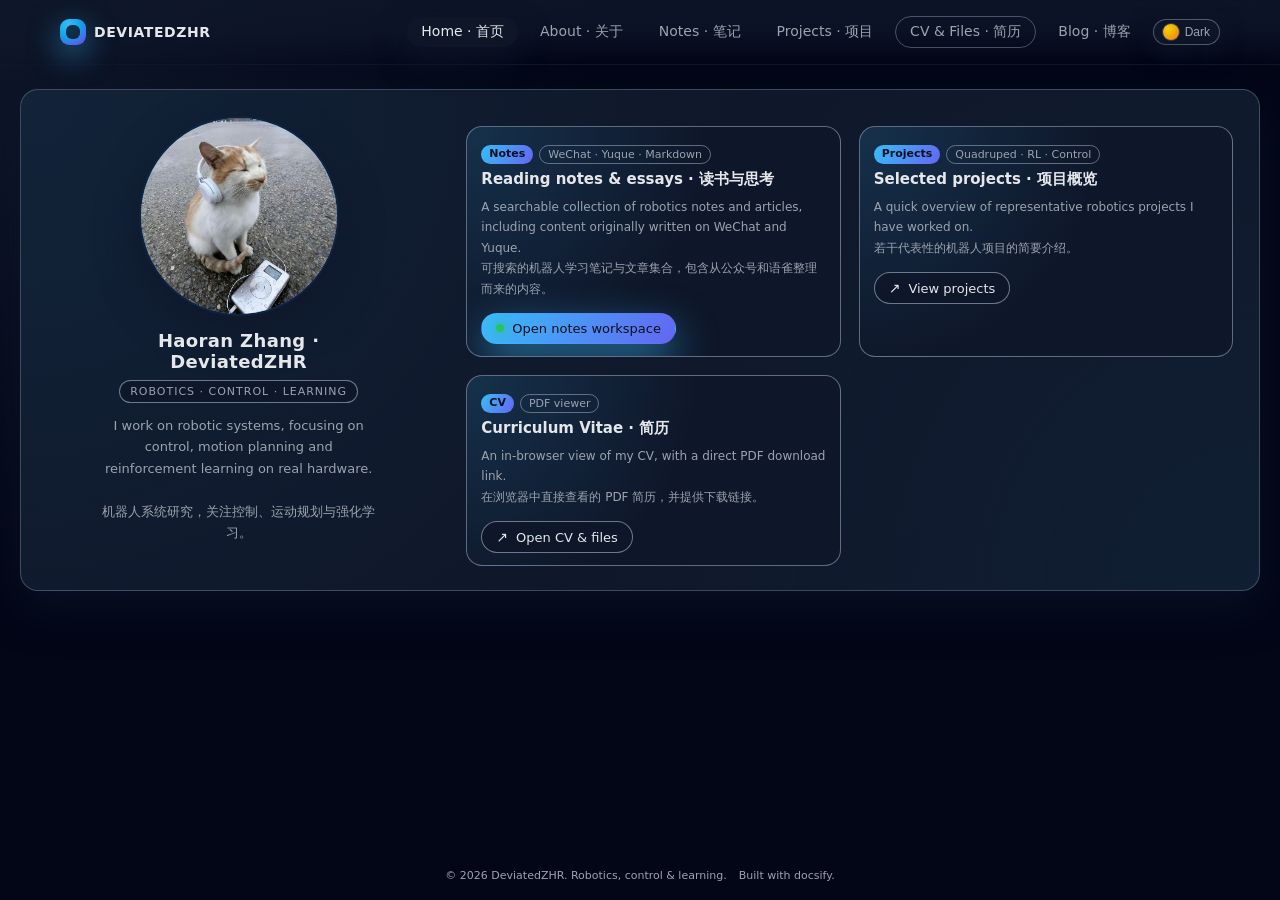
<file: index.html>
<!DOCTYPE html>
<html>
<head>
  <meta charset="UTF-8">
  <title>DeviatedZHR</title>
  <meta name="viewport" content="width=device-width, initial-scale=1.0">

  <link rel="stylesheet" href="css/style.css">
</head>

<body data-theme="dark">
  <div class="page-shell">
    <header class="nav">
      <div class="nav-inner">
        <a href="index.html" class="nav-brand">
          <span class="nav-brand-mark"><span></span></span>
          <span>DeviatedZHR</span>
        </a>
        <div class="nav-links">
          <a href="index.html" class="nav-link nav-link-active"><span>Home · 首页</span></a>
          <a href="about.html" class="nav-link"><span>About · 关于</span></a>
          <a href="notes.html" class="nav-link"><span>Notes · 笔记</span></a>
          <a href="projects.html" class="nav-link"><span>Projects · 项目</span></a>
          <a href="cv.html" class="nav-link nav-link-pill"><span>CV &amp; Files · 简历</span></a>
          <a href="blog.html" class="nav-link"><span>Blog · 博客</span></a>
          <button type="button" class="theme-toggle" id="theme-toggle">
            <span class="theme-toggle-knob"></span>
            <span class="theme-toggle-label">Dark</span>
          </button>
        </div>
      </div>
    </header>

    <main class="page-main">
      <div class="page-inner page-inner-wide">
        <section class="panel home-split">
          <div class="home-left">
            <div class="home-avatar-wrap">
              <div class="avatar-circle home-avatar">
                <img src="img/avatar.png" alt="Avatar of Haoran Zhang" onerror="this.style.display='none';">
              </div>
              <h1 class="home-name">Haoran Zhang · DeviatedZHR</h1>
              <div class="panel-chip home-chip">Robotics · Control · Learning</div>
              <p class="home-intro muted">
                I work on robotic systems, focusing on control, motion planning and reinforcement learning on real hardware.<br><br>
                机器人系统研究，关注控制、运动规划与强化学习。
              </p>
            </div>
          </div>
          <div class="home-right">
            <div class="card-list home-cards">
            <article class="card">
              <div class="card-content">
                <div class="card-badge-row">
                  <span class="chip chip-strong">Notes</span>
                  <span class="chip">WeChat · Yuque · Markdown</span>
                </div>
                <h2 class="card-title">Reading notes &amp; essays · 读书与思考</h2>
                <p class="card-meta">
                  A searchable collection of robotics notes and articles, including content
                  originally written on WeChat and Yuque.<br>
                  可搜索的机器人学习笔记与文章集合，包含从公众号和语雀整理而来的内容。
                </p>
                <div class="btn-row">
                  <a class="btn btn-primary" href="notes.html">
                    <span class="btn-icon-dot"></span>
                    <span>Open notes workspace</span>
                  </a>
                </div>
              </div>
            </article>

            <article class="card">
              <div class="card-content">
                <div class="card-badge-row">
                  <span class="chip chip-strong">Projects</span>
                  <span class="chip">Quadruped · RL · Control</span>
                </div>
                <h2 class="card-title">Selected projects · 项目概览</h2>
                <p class="card-meta">
                  A quick overview of representative robotics projects I have worked on.<br>
                  若干代表性的机器人项目的简要介绍。
                </p>
                <div class="btn-row">
                  <a class="btn btn-outline" href="projects.html">
                    <span class="btn-icon-arrow">↗</span>
                    <span>View projects</span>
                  </a>
                </div>
              </div>
            </article>

            <article class="card">
              <div class="card-content">
                <div class="card-badge-row">
                  <span class="chip chip-strong">CV</span>
                  <span class="chip">PDF viewer</span>
                </div>
                <h2 class="card-title">Curriculum Vitae · 简历</h2>
                <p class="card-meta">
                  An in-browser view of my CV, with a direct PDF download link.<br>
                  在浏览器中直接查看的 PDF 简历，并提供下载链接。
                </p>
                <div class="btn-row">
                  <a class="btn btn-outline" href="cv.html">
                    <span class="btn-icon-arrow">↗</span>
                    <span>Open CV &amp; files</span>
                  </a>
                </div>
              </div>
            </article>
            </div>
          </div>
        </section>
      </div>
    </main>

    <footer class="page-footer">
      <span>© <span id="year-span"></span> DeviatedZHR. Robotics, control &amp; learning.</span>
      <span>
        Built with <a href="https://docsify.js.org" target="_blank" rel="noreferrer">docsify</a>.
      </span>
    </footer>
  </div>

  <button class="scroll-top" id="scroll-top" aria-label="Scroll to top">↑</button>

  <script>
    (function () {
      const root = document.body;
      const toggle = document.getElementById("theme-toggle");
      const label = toggle ? toggle.querySelector(".theme-toggle-label") : null;
      const scrollTop = document.getElementById("scroll-top");

      function currentTheme() {
        return root.getAttribute("data-theme") === "light" ? "light" : "dark";
      }

      function applyTheme(theme) {
        root.setAttribute("data-theme", theme);
        if (label) {
          label.textContent = theme === "light" ? "Light" : "Dark";
        }
        window.localStorage.setItem("dzhr-theme", theme);
      }

      if (toggle) {
        toggle.addEventListener("click", function () {
          const next = currentTheme() === "light" ? "dark" : "light";
          applyTheme(next);
        });
        // sync label with initial theme
        applyTheme(currentTheme());
      }

      if (scrollTop) {
        window.addEventListener("scroll", function () {
          if (window.scrollY > 220) {
            scrollTop.classList.add("scroll-top-visible");
          } else {
            scrollTop.classList.remove("scroll-top-visible");
          }
        });
        scrollTop.addEventListener("click", function () {
          window.scrollTo({ top: 0, behavior: "smooth" });
        });
      }

      // dynamic year
      const yearSpan = document.getElementById("year-span");
      if (yearSpan) {
        yearSpan.textContent = new Date().getFullYear();
      }
    })();
  </script>

</body>
</html>
</file>
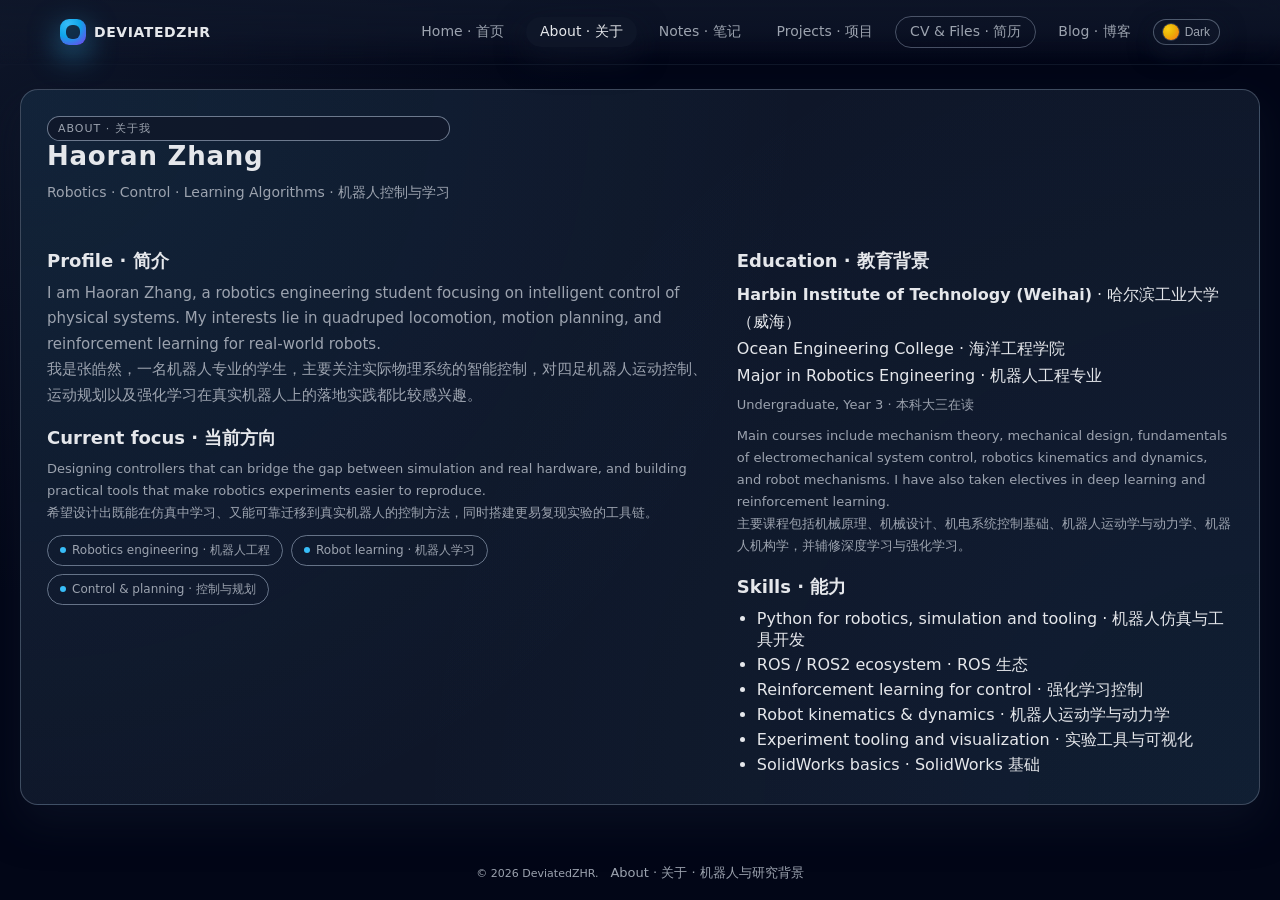
<file: about.html>
<!DOCTYPE html>
<html>

<head>
  <meta charset="UTF-8">
  <title>About · DeviatedZHR</title>
  <meta name="viewport" content="width=device-width, initial-scale=1.0">
  <link rel="stylesheet" href="css/style.css">
</head>

<body data-theme="dark">
  <div class="page-shell">
    <header class="nav">
      <div class="nav-inner">
        <a href="index.html" class="nav-brand">
          <span class="nav-brand-mark"><span></span></span>
          <span>DeviatedZHR</span>
        </a>
        <div class="nav-links">
          <a href="index.html" class="nav-link"><span>Home · 首页</span></a>
          <a href="about.html" class="nav-link nav-link-active"><span>About · 关于</span></a>
          <a href="notes.html" class="nav-link"><span>Notes · 笔记</span></a>
          <a href="projects.html" class="nav-link"><span>Projects · 项目</span></a>
          <a href="cv.html" class="nav-link nav-link-pill"><span>CV &amp; Files · 简历</span></a>
          <a href="blog.html" class="nav-link"><span>Blog · 博客</span></a>
          <button type="button" class="theme-toggle" id="theme-toggle">
            <span class="theme-toggle-knob"></span>
            <span class="theme-toggle-label">Dark</span>
          </button>
        </div>
      </div>
    </header>

    <main class="page-main">
      <div class="page-inner page-inner-wide">
        <section class="panel">
          <div class="panel-header">
            <div>
              <div class="panel-chip">About · 关于我</div>
              <h1 class="panel-title">Haoran Zhang</h1>
              <p class="panel-subtitle">Robotics · Control · Learning Algorithms · 机器人控制与学习</p>
            </div>
          </div>

          <div class="grid-2">
            <div>
              <h2 class="page-section-title">Profile · 简介</h2>
              <p class="page-lead">
                I am Haoran Zhang, a robotics engineering student focusing on intelligent control of
                physical systems. My interests lie in quadruped locomotion, motion planning, and
                reinforcement learning for real-world robots.<br>
                我是张皓然，一名机器人专业的学生，主要关注实际物理系统的智能控制，对四足机器人运动控制、
                运动规划以及强化学习在真实机器人上的落地实践都比较感兴趣。
              </p>

              <div class="page-section-title">Current focus · 当前方向</div>
              <p class="muted">
                Designing controllers that can bridge the gap between simulation and real hardware,
                and building practical tools that make robotics experiments easier to reproduce.<br>
                希望设计出既能在仿真中学习、又能可靠迁移到真实机器人的控制方法，同时搭建更易复现实验的工具链。
              </p>

              <div class="pill-row">
                <div class="pill">
                  <span class="pill-dot"></span>
                  Robotics engineering · 机器人工程
                </div>
                <div class="pill">
                  <span class="pill-dot"></span>
                  Robot learning · 机器人学习
                </div>
                <div class="pill">
                  <span class="pill-dot"></span>
                  Control &amp; planning · 控制与规划
                </div>
              </div>
            </div>

            <div>
              <h2 class="page-section-title">Education · 教育背景</h2>
              <p>
                <strong>Harbin Institute of Technology (Weihai)</strong> · 哈尔滨工业大学（威海）<br>
                Ocean Engineering College · 海洋工程学院<br>
                Major in Robotics Engineering · 机器人工程专业<br>
                <span class="muted">Undergraduate, Year 3 · 本科大三在读</span>
              </p>
              <p class="muted">
                Main courses include mechanism theory, mechanical design, fundamentals of electromechanical system control, robotics kinematics and dynamics, and robot mechanisms. I have also taken electives in deep learning and reinforcement learning.<br>
                主要课程包括机械原理、机械设计、机电系统控制基础、机器人运动学与动力学、机器人机构学，并辅修深度学习与强化学习。
              </p>

              <h2 class="page-section-title">Skills · 能力</h2>
              <ul>
                <li>Python for robotics, simulation and tooling · 机器人仿真与工具开发</li>
                <li>ROS / ROS2 ecosystem · ROS 生态</li>
                <li>Reinforcement learning for control · 强化学习控制</li>
                <li>Robot kinematics &amp; dynamics · 机器人运动学与动力学</li>
                <li>Experiment tooling and visualization · 实验工具与可视化</li>
                <li>SolidWorks basics · SolidWorks 基础</li>
              </ul>
            </div>
          </div>
        </section>
      </div>
    </main>

    <footer class="page-footer">
      <span>© <span id="year-span"></span> DeviatedZHR.</span>
      <span class="muted">About · 关于 · 机器人与研究背景</span>
    </footer>
  </div>

  <button class="scroll-top" id="scroll-top" aria-label="Scroll to top">↑</button>

  <script>
    (function () {
      const root = document.body;
      const storedTheme = window.localStorage.getItem("dzhr-theme");
      if (storedTheme === "light" || storedTheme === "dark") {
        root.setAttribute("data-theme", storedTheme);
      }

      const toggle = document.getElementById("theme-toggle");
      const label = toggle ? toggle.querySelector(".theme-toggle-label") : null;

      function currentTheme() {
        return root.getAttribute("data-theme") === "light" ? "light" : "dark";
      }

      function applyTheme(theme) {
        root.setAttribute("data-theme", theme);
        if (label) {
          label.textContent = theme === "light" ? "Light" : "Dark";
        }
        window.localStorage.setItem("dzhr-theme", theme);
      }

      if (toggle) {
        toggle.addEventListener("click", function () {
          const next = currentTheme() === "light" ? "dark" : "light";
          applyTheme(next);
        });
        applyTheme(currentTheme());
      }

      const scrollTop = document.getElementById("scroll-top");
      if (scrollTop) {
        window.addEventListener("scroll", function () {
          if (window.scrollY > 160) {
            scrollTop.classList.add("scroll-top-visible");
          } else {
            scrollTop.classList.remove("scroll-top-visible");
          }
        });
        scrollTop.addEventListener("click", function () {
          window.scrollTo({ top: 0, behavior: "smooth" });
        });
      }

      const yearSpan = document.getElementById("year-span");
      if (yearSpan) {
        yearSpan.textContent = new Date().getFullYear();
      }
    })();
  </script>

</body>
</html>
</file>
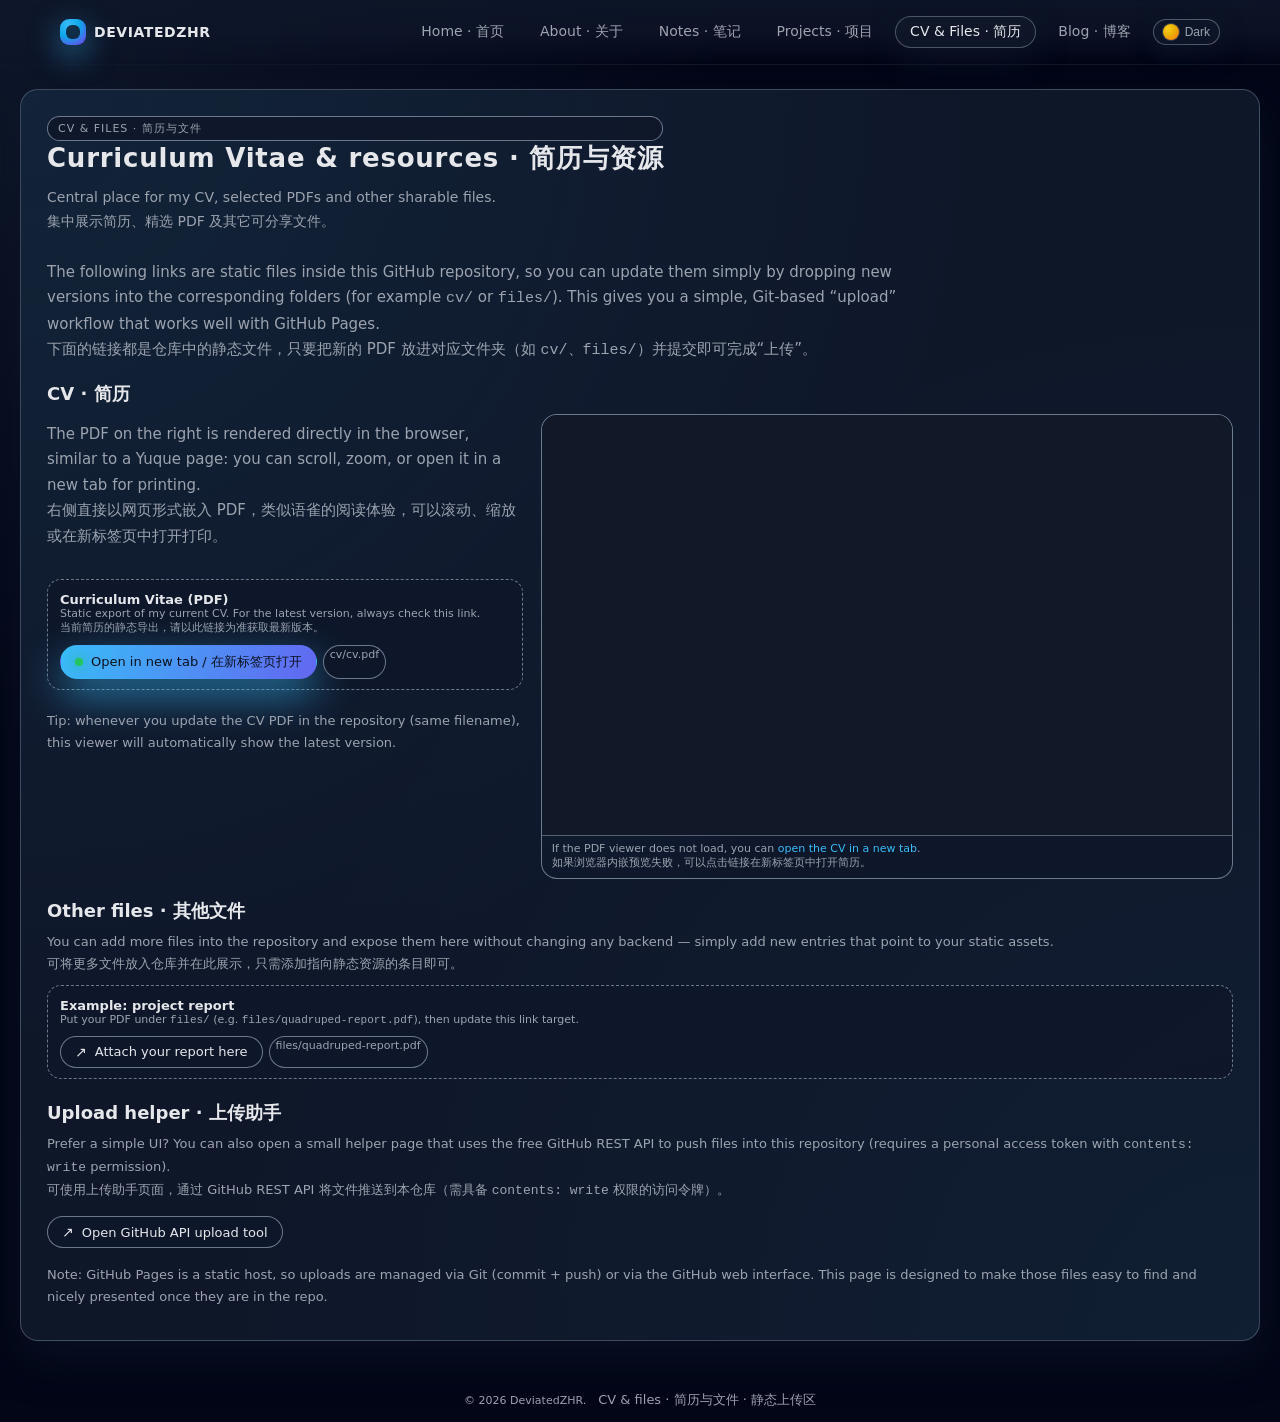
<file: cv.html>
﻿<!DOCTYPE html>
<html>

<head>
  <meta charset="UTF-8">
  <title>CV &amp; Files · DeviatedZHR</title>
  <meta name="viewport" content="width=device-width, initial-scale=1.0">
  <link rel="stylesheet" href="css/style.css">
</head>

<body data-theme="dark">
  <div class="page-shell">
    <header class="nav">
      <div class="nav-inner">
        <a href="index.html" class="nav-brand">
          <span class="nav-brand-mark"><span></span></span>
          <span>DeviatedZHR</span>
        </a>
        <div class="nav-links">
          <a href="index.html" class="nav-link"><span>Home · 首页</span></a>
          <a href="about.html" class="nav-link"><span>About · 关于</span></a>
          <a href="notes.html" class="nav-link"><span>Notes · 笔记</span></a>
          <a href="projects.html" class="nav-link"><span>Projects · 项目</span></a>
          <a href="cv.html" class="nav-link nav-link-pill nav-link-active"><span>CV &amp; Files · 简历</span></a>
          <a href="blog.html" class="nav-link"><span>Blog · 博客</span></a>
          <button type="button" class="theme-toggle" id="theme-toggle">
            <span class="theme-toggle-knob"></span>
            <span class="theme-toggle-label">Dark</span>
          </button>
        </div>
      </div>
    </header>

    <main class="page-main">
      <div class="page-inner page-inner-wide">
        <section class="panel">
          <div class="panel-header">
            <div>
              <div class="panel-chip">CV &amp; Files · 简历与文件</div>
              <h1 class="panel-title">Curriculum Vitae &amp; resources · 简历与资源</h1>
              <p class="panel-subtitle">
                Central place for my CV, selected PDFs and other sharable files.<br>
                集中展示简历、精选 PDF 及其它可分享文件。
              </p>
            </div>
          </div>

          <p class="page-lead">
            The following links are static files inside this GitHub repository, so you can update
            them simply by dropping new versions into the corresponding folders (for example
            <code>cv/</code> or <code>files/</code>). This gives you a simple, Git-based “upload” workflow that works
            well with GitHub Pages.<br>
            下面的链接都是仓库中的静态文件，只要把新的 PDF 放进对应文件夹（如 <code>cv/</code>、<code>files/</code>）并提交即可完成“上传”。
          </p>

          <h2 class="page-section-title">CV · 简历</h2>
          <div class="cv-layout">
            <div class="cv-meta">
              <p class="page-lead">
                The PDF on the right is rendered directly in the browser, similar to a Yuque page:
                you can scroll, zoom, or open it in a new tab for printing.<br>
                右侧直接以网页形式嵌入 PDF，类似语雀的阅读体验，可以滚动、缩放或在新标签页中打开打印。
              </p>
              <div class="file-grid">
                <article class="file-card">
                  <div>
                    <strong>Curriculum Vitae (PDF)</strong>
                    <div class="file-meta">
                      Static export of my current CV. For the latest version, always check this link.<br>
                      当前简历的静态导出，请以此链接为准获取最新版本。
                    </div>
                  </div>
                  <div class="file-actions">
                    <a class="btn btn-primary" href="cv/cv.pdf" target="_blank" rel="noreferrer">
                      <span class="btn-icon-dot"></span>
                      <span>Open in new tab / 在新标签页打开</span>
                    </a>
                    <span class="file-tag">cv/cv.pdf</span>
                  </div>
                </article>
              </div>
              <p class="muted">
                Tip: whenever you update the CV PDF in the repository (same filename), this viewer
                will automatically show the latest version.
              </p>
            </div>
            <div class="cv-viewer">
              <iframe
                src="cv/cv.pdf"
                title="CV PDF viewer"
                loading="lazy"
                class="cv-iframe"
              ></iframe>
              <div class="cv-viewer-fallback muted">
                If the PDF viewer does not load, you can
                <a href="cv/cv.pdf" target="_blank" rel="noreferrer">open the CV in a new tab</a>.<br>
                如果浏览器内嵌预览失败，可以点击链接在新标签页中打开简历。
              </div>
            </div>
          </div>

          <h2 class="page-section-title" style="margin-top: 20px;">Other files · 其他文件</h2>
          <p class="page-section-subtitle">
            You can add more files into the repository and expose them here without changing any
            backend — simply add new entries that point to your static assets.<br>
            可将更多文件放入仓库并在此展示，只需添加指向静态资源的条目即可。
          </p>

          <div class="file-grid">
            <article class="file-card">
              <div>
                <strong>Example: project report</strong>
                <div class="file-meta">
                  Put your PDF under <code>files/</code> (e.g. <code>files/quadruped-report.pdf</code>),
                  then update this link target.
                </div>
              </div>
              <div class="file-actions">
                <a class="btn btn-outline" href="#" onclick="return false;">
                  <span class="btn-icon-arrow">↗</span>
                  <span>Attach your report here</span>
                </a>
                <span class="file-tag">files/quadruped-report.pdf</span>
              </div>
            </article>
          </div>

          <div class="page-section-title" style="margin-top: 22px;">Upload helper · 上传助手</div>
          <p class="page-section-subtitle">
            Prefer a simple UI? You can also open a small helper page that uses the free GitHub REST
            API to push files into this repository (requires a personal access token with
            <code>contents: write</code> permission).<br>
            可使用上传助手页面，通过 GitHub REST API 将文件推送到本仓库（需具备 <code>contents: write</code> 权限的访问令牌）。
          </p>
          <div class="btn-row">
            <a class="btn btn-outline" href="upload.html">
              <span class="btn-icon-arrow">↗</span>
              <span>Open GitHub API upload tool</span>
            </a>
          </div>

          <p class="muted" style="margin-top: 16px;">
            Note: GitHub Pages is a static host, so uploads are managed via Git (commit + push) or
            via the GitHub web interface. This page is designed to make those files easy to find
            and nicely presented once they are in the repo.
          </p>
        </section>
      </div>
    </main>

    <footer class="page-footer">
      <span>© <span id="year-span"></span> DeviatedZHR.</span>
      <span class="muted">CV &amp; files · 简历与文件 · 静态上传区</span>
    </footer>
  </div>

  <button class="scroll-top" id="scroll-top" aria-label="Scroll to top">↑</button>

  <script>
    (function () {
      const root = document.body;
      const storedTheme = window.localStorage.getItem("dzhr-theme");
      if (storedTheme === "light" || storedTheme === "dark") {
        root.setAttribute("data-theme", storedTheme);
      }

      const toggle = document.getElementById("theme-toggle");
      const label = toggle ? toggle.querySelector(".theme-toggle-label") : null;

      function currentTheme() {
        return root.getAttribute("data-theme") === "light" ? "light" : "dark";
      }

      function applyTheme(theme) {
        root.setAttribute("data-theme", theme);
        if (label) {
          label.textContent = theme === "light" ? "Light" : "Dark";
        }
        window.localStorage.setItem("dzhr-theme", theme);
      }

      if (toggle) {
        toggle.addEventListener("click", function () {
          const next = currentTheme() === "light" ? "dark" : "light";
          applyTheme(next);
        });
        applyTheme(currentTheme());
      }

      const scrollTop = document.getElementById("scroll-top");
      if (scrollTop) {
        window.addEventListener("scroll", function () {
          if (window.scrollY > 160) {
            scrollTop.classList.add("scroll-top-visible");
          } else {
            scrollTop.classList.remove("scroll-top-visible");
          }
        });
        scrollTop.addEventListener("click", function () {
          window.scrollTo({ top: 0, behavior: "smooth" });
        });
      }

      const yearSpan = document.getElementById("year-span");
      if (yearSpan) {
        yearSpan.textContent = new Date().getFullYear();
      }
    })();
  </script>

</body>
</html>
</file>
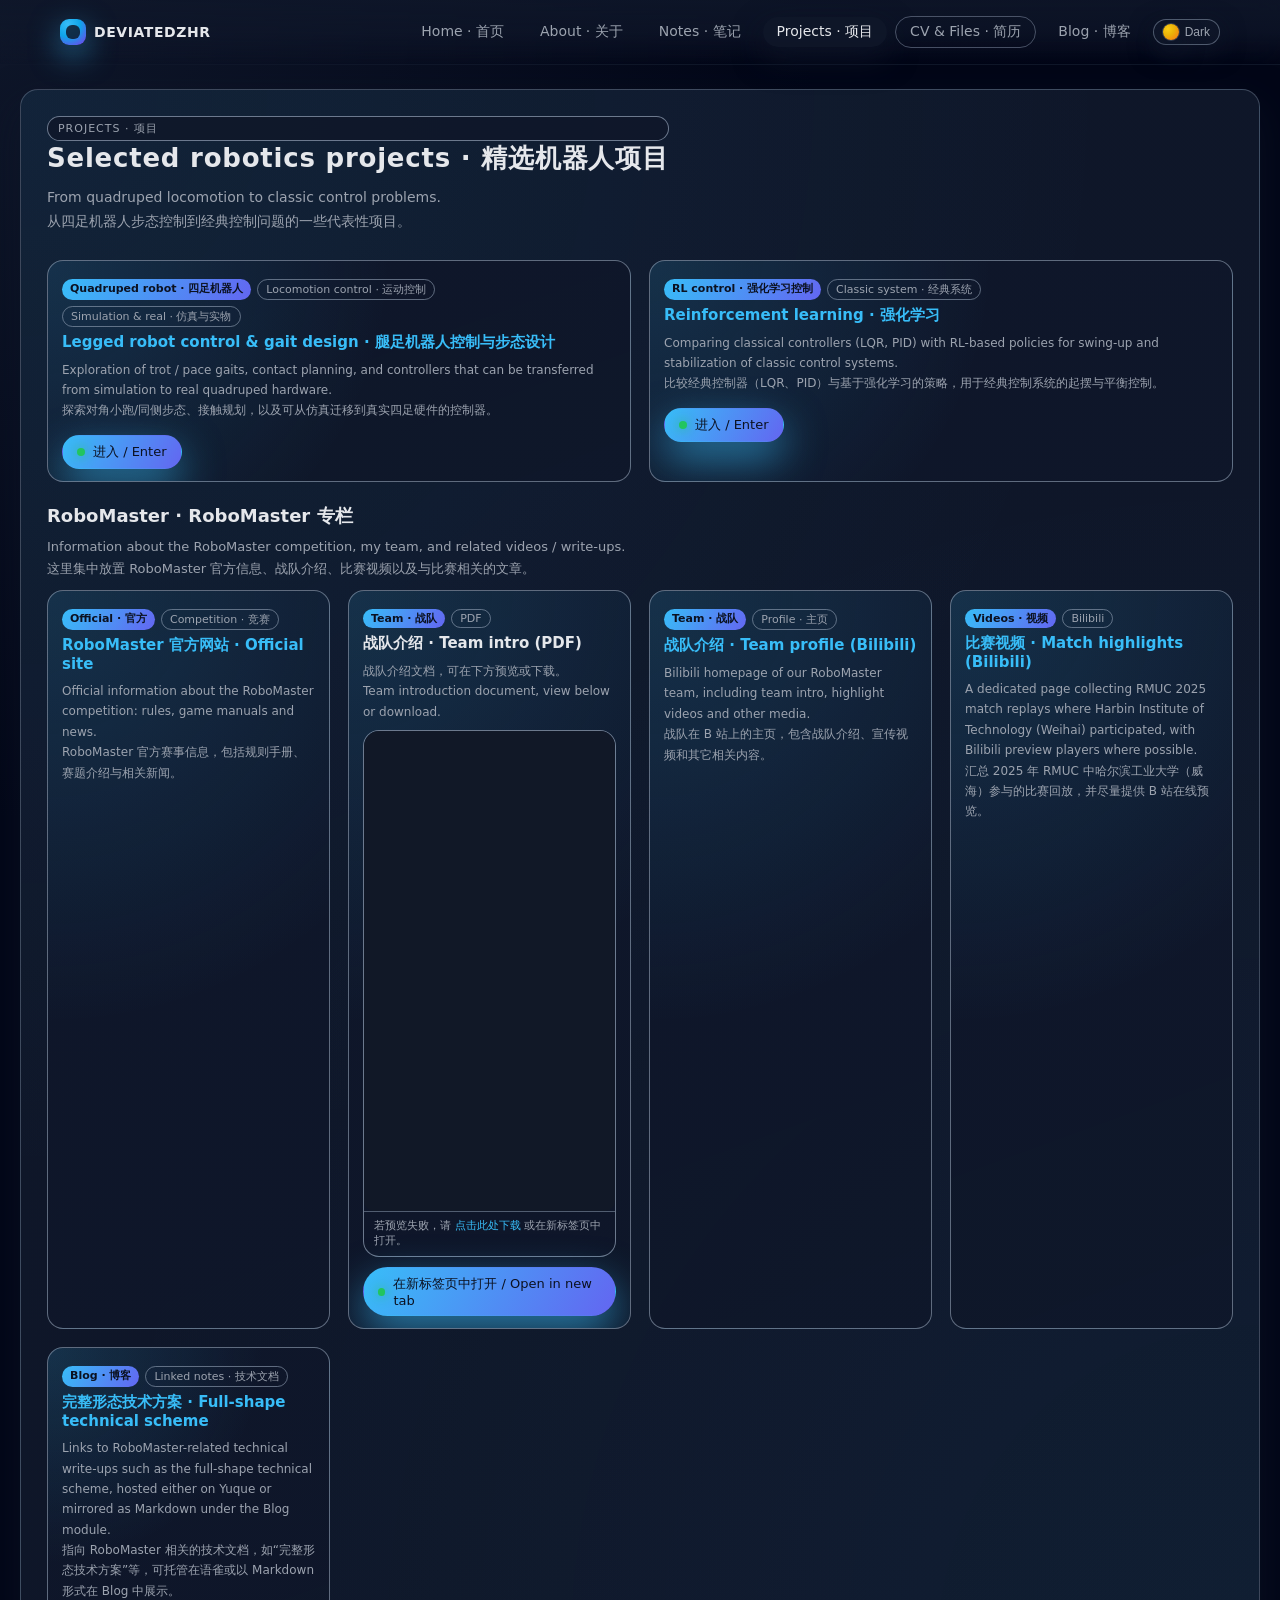
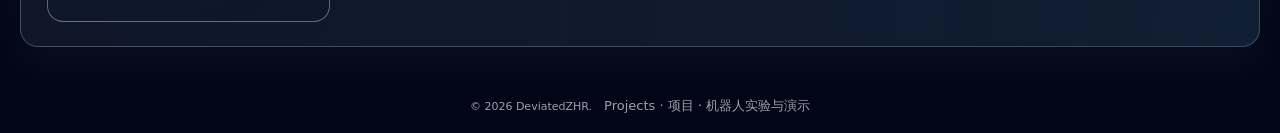
<file: projects.html>
<!DOCTYPE html>
<html>

<head>
  <meta charset="UTF-8">
  <title>Projects · DeviatedZHR</title>
  <meta name="viewport" content="width=device-width, initial-scale=1.0">
  <link rel="stylesheet" href="css/style.css">
</head>

<body data-theme="dark">
  <div class="page-shell">
    <header class="nav">
      <div class="nav-inner">
        <a href="index.html" class="nav-brand">
          <span class="nav-brand-mark"><span></span></span>
          <span>DeviatedZHR</span>
        </a>
        <div class="nav-links">
          <a href="index.html" class="nav-link"><span>Home · 首页</span></a>
          <a href="about.html" class="nav-link"><span>About · 关于</span></a>
          <a href="notes.html" class="nav-link"><span>Notes · 笔记</span></a>
          <a href="projects.html" class="nav-link nav-link-active"><span>Projects · 项目</span></a>
          <a href="cv.html" class="nav-link nav-link-pill"><span>CV &amp; Files · 简历</span></a>
          <a href="blog.html" class="nav-link"><span>Blog · 博客</span></a>
          <button type="button" class="theme-toggle" id="theme-toggle">
            <span class="theme-toggle-knob"></span>
            <span class="theme-toggle-label">Dark</span>
          </button>
        </div>
      </div>
    </header>

    <main class="page-main">
      <div class="page-inner page-inner-wide">
        <section class="panel">
          <div class="panel-header">
            <div>
              <div class="panel-chip">Projects · 项目</div>
              <h1 class="panel-title">Selected robotics projects · 精选机器人项目</h1>
              <p class="panel-subtitle">
                From quadruped locomotion to classic control problems.<br>
                从四足机器人步态控制到经典控制问题的一些代表性项目。
              </p>
            </div>
          </div>

          <div class="card-list">
            <article class="card">
              <div class="card-content">
                <div class="card-badge-row">
                  <span class="chip chip-strong">Quadruped robot · 四足机器人</span>
                  <span class="chip">Locomotion control · 运动控制</span>
                  <span class="chip">Simulation &amp; real · 仿真与实物</span>
                </div>
                <h2 class="card-title">
                  <a href="projects/quadruped.html">Legged robot control &amp; gait design · 腿足机器人控制与步态设计</a>
                </h2>
                <p class="card-meta">
                  Exploration of trot / pace gaits, contact planning, and controllers that can be
                  transferred from simulation to real quadruped hardware.<br>
                  探索对角小跑/同侧步态、接触规划，以及可从仿真迁移到真实四足硬件的控制器。
                </p>
                <div class="btn-row">
                  <a class="btn btn-primary" href="projects/quadruped.html">
                    <span class="btn-icon-dot"></span>
                    <span>进入 / Enter</span>
                  </a>
                </div>
              </div>
            </article>

            <article class="card">
              <div class="card-content">
                <div class="card-badge-row">
                  <span class="chip chip-strong">RL control · 强化学习控制</span>
                  <span class="chip">Classic system · 经典系统</span>
                </div>
                <h2 class="card-title">
                  <a href="projects/reinforcement_learning.html">Reinforcement learning · 强化学习</a>
                </h2>
                <p class="card-meta">
                  Comparing classical controllers (LQR, PID) with RL-based policies for swing-up and
                  stabilization of classic control systems.<br>
                  比较经典控制器（LQR、PID）与基于强化学习的策略，用于经典控制系统的起摆与平衡控制。
                </p>
                <div class="btn-row">
                  <a class="btn btn-primary" href="projects/reinforcement_learning.html">
                    <span class="btn-icon-dot"></span>
                    <span>进入 / Enter</span>
                  </a>
                </div>
              </div>
            </article>

          </div>

          <!-- 战队介绍 PDF 配置：将 PDF 放入 files/ 目录后，在此填写路径即可展示，留空则不显示 -->
          <script>
            window.TEAM_INTRO_PDF_PATH = "files/team_intro.pdf";
          </script>

          <div class="page-section-title" style="margin-top: 22px;">RoboMaster · RoboMaster 专栏</div>
          <p class="page-section-subtitle">
            Information about the RoboMaster competition, my team, and related videos / write-ups.<br>
            这里集中放置 RoboMaster 官方信息、战队介绍、比赛视频以及与比赛相关的文章。
          </p>

          <div class="card-list">
            <article class="card">
              <div class="card-content">
                <div class="card-badge-row">
                  <span class="chip chip-strong">Official · 官方</span>
                  <span class="chip">Competition · 竞赛</span>
                </div>
                <h2 class="card-title">
                  <a href="https://www.robomaster.com" target="_blank" rel="noreferrer">
                    RoboMaster 官方网站 · Official site
                  </a>
                </h2>
                <p class="card-meta">
                  Official information about the RoboMaster competition: rules, game manuals and
                  news.<br>
                  RoboMaster 官方赛事信息，包括规则手册、赛题介绍与相关新闻。
                </p>
              </div>
            </article>

            <article class="card" id="team-intro-pdf-card" style="display: none;">
              <div class="card-content">
                <div class="card-badge-row">
                  <span class="chip chip-strong">Team · 战队</span>
                  <span class="chip">PDF</span>
                </div>
                <h2 class="card-title">战队介绍 · Team intro (PDF)</h2>
                <p class="card-meta">
                  战队介绍文档，可在下方预览或下载。<br>
                  Team introduction document, view below or download.
                </p>
                <div class="cv-viewer" style="margin-top:8px; max-height:540px;">
                  <iframe id="team-pdf-iframe" class="cv-iframe" style="min-height:480px; border-radius:10px;" title="战队介绍 PDF"></iframe>
                  <div class="cv-viewer-fallback muted">
                    若预览失败，请 <a id="team-pdf-download" href="#" target="_blank" rel="noreferrer">点击此处下载</a> 或在新标签页中打开。
                  </div>
                </div>
                <div class="btn-row" style="margin-top:10px;">
                  <a class="btn btn-primary" id="team-pdf-open-btn" href="#" target="_blank" rel="noreferrer">
                    <span class="btn-icon-dot"></span>
                    <span>在新标签页中打开 / Open in new tab</span>
                  </a>
                </div>
              </div>
            </article>

            <article class="card">
              <div class="card-content">
                <div class="card-badge-row">
                  <span class="chip chip-strong">Team · 战队</span>
                  <span class="chip">Profile · 主页</span>
                </div>
                <h2 class="card-title">
                  <a href="https://space.bilibili.com/208915710?spm_id_from=333.1387.follow.user_card.click" target="_blank" rel="noreferrer">
                    战队介绍 · Team profile (Bilibili)
                  </a>
                </h2>
                <p class="card-meta">
                  Bilibili homepage of our RoboMaster team, including team intro, highlight videos
                  and other media.<br>
                  战队在 B 站上的主页，包含战队介绍、宣传视频和其它相关内容。
                </p>
              </div>
            </article>

            <article class="card">
              <div class="card-content">
                <div class="card-badge-row">
                  <span class="chip chip-strong">Videos · 视频</span>
                  <span class="chip">Bilibili</span>
                </div>
                <h2 class="card-title">
                  <a href="projects/robomaster_matches.html" target="_blank" rel="noreferrer">
                    比赛视频 · Match highlights (Bilibili)
                  </a>
                </h2>
                <p class="card-meta">
                  A dedicated page collecting RMUC 2025 match replays where Harbin Institute of
                  Technology (Weihai) participated, with Bilibili preview players where possible.<br>
                  汇总 2025 年 RMUC 中哈尔滨工业大学（威海）参与的比赛回放，并尽量提供 B 站在线预览。
                </p>
              </div>
            </article>

            <article class="card">
              <div class="card-content">
                <div class="card-badge-row">
                  <span class="chip chip-strong">Blog · 博客</span>
                  <span class="chip">Linked notes · 技术文档</span>
                </div>
                <h2 class="card-title">
                  <a href="blog.html">
                    完整形态技术方案 · Full-shape technical scheme
                  </a>
                </h2>
                <p class="card-meta">
                  Links to RoboMaster-related technical write-ups such as the full-shape technical
                  scheme, hosted either on Yuque or mirrored as Markdown under the Blog module.<br>
                  指向 RoboMaster 相关的技术文档，如“完整形态技术方案”等，可托管在语雀或以 Markdown 形式在 Blog 中展示。
                </p>
              </div>
            </article>
          </div>
        </section>
      </div>
    </main>

    <footer class="page-footer">
      <span>© <span id="year-span"></span> DeviatedZHR.</span>
      <span class="muted">Projects · 项目 · 机器人实验与演示</span>
    </footer>
  </div>

  <button class="scroll-top" id="scroll-top" aria-label="Scroll to top">↑</button>

  <script>
    (function () {
      const root = document.body;
      const storedTheme = window.localStorage.getItem("dzhr-theme");
      if (storedTheme === "light" || storedTheme === "dark") {
        root.setAttribute("data-theme", storedTheme);
      }

      const toggle = document.getElementById("theme-toggle");
      const label = toggle ? toggle.querySelector(".theme-toggle-label") : null;

      function currentTheme() {
        return root.getAttribute("data-theme") === "light" ? "light" : "dark";
      }

      function applyTheme(theme) {
        root.setAttribute("data-theme", theme);
        if (label) {
          label.textContent = theme === "light" ? "Light" : "Dark";
        }
        window.localStorage.setItem("dzhr-theme", theme);
      }

      if (toggle) {
        toggle.addEventListener("click", function () {
          const next = currentTheme() === "light" ? "dark" : "light";
          applyTheme(next);
        });
        applyTheme(currentTheme());
      }

      const scrollTop = document.getElementById("scroll-top");
      if (scrollTop) {
        window.addEventListener("scroll", function () {
          if (window.scrollY > 160) {
            scrollTop.classList.add("scroll-top-visible");
          } else {
            scrollTop.classList.remove("scroll-top-visible");
          }
        });
        scrollTop.addEventListener("click", function () {
          window.scrollTo({ top: 0, behavior: "smooth" });
        });
      }

      const yearSpan = document.getElementById("year-span");
      if (yearSpan) {
        yearSpan.textContent = new Date().getFullYear();
      }

      // 战队介绍 PDF：若 TEAM_INTRO_PDF_PATH 已配置，则显示预览
      const pdfPath = window.TEAM_INTRO_PDF_PATH || "";
      const pdfCard = document.getElementById("team-intro-pdf-card");
      const pdfIframe = document.getElementById("team-pdf-iframe");
      const pdfDownload = document.getElementById("team-pdf-download");
      const pdfOpenBtn = document.getElementById("team-pdf-open-btn");
      if (pdfPath && pdfCard && pdfIframe) {
        pdfCard.style.display = "block";
        const fullUrl = (location.origin + "/" + pdfPath.replace(/^\//, "")).replace(/([^:])\/+/g, "$1/");
        pdfIframe.src = fullUrl;
        if (pdfDownload) { pdfDownload.href = fullUrl; }
        if (pdfOpenBtn) { pdfOpenBtn.href = fullUrl; }
      }
    })();
  </script>

</body>
</html>
</file>
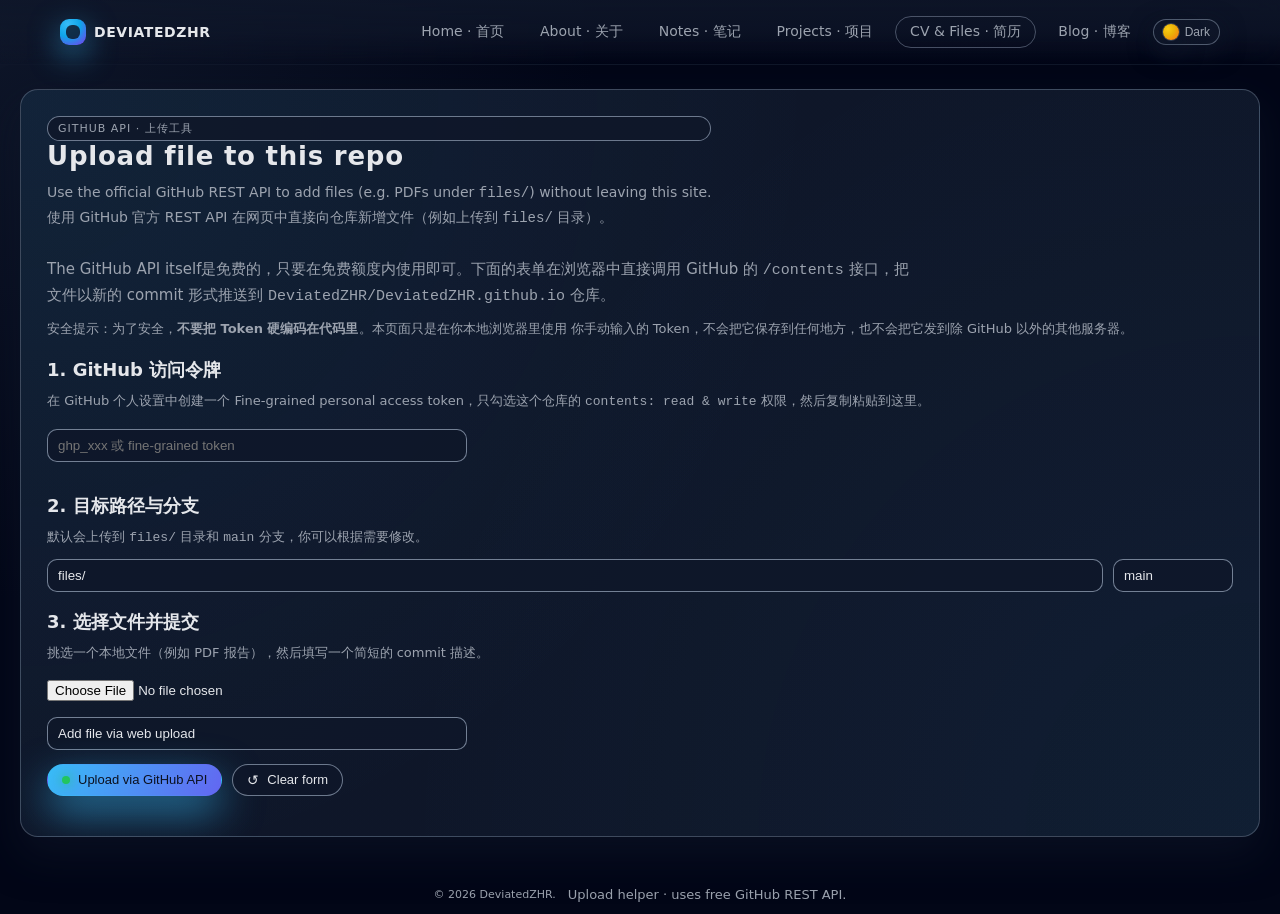
<file: upload.html>
<!DOCTYPE html>
<html>
<head>
  <meta charset="UTF-8">
  <title>Upload via GitHub API · DeviatedZHR</title>
  <meta name="viewport" content="width=device-width, initial-scale=1.0">
  <link rel="stylesheet" href="css/style.css">
</head>

<body data-theme="dark">
  <div class="page-shell">
    <header class="nav">
      <div class="nav-inner">
        <a href="index.html" class="nav-brand">
          <span class="nav-brand-mark"><span></span></span>
          <span>DeviatedZHR</span>
        </a>
        <div class="nav-links">
          <a href="index.html" class="nav-link"><span>Home · 首页</span></a>
          <a href="about.html" class="nav-link"><span>About · 关于</span></a>
          <a href="notes.html" class="nav-link"><span>Notes · 笔记</span></a>
          <a href="projects.html" class="nav-link"><span>Projects · 项目</span></a>
          <a href="cv.html" class="nav-link nav-link-pill"><span>CV &amp; Files · 简历</span></a>
          <a href="blog.html" class="nav-link"><span>Blog · 博客</span></a>
          <button type="button" class="theme-toggle" id="theme-toggle">
            <span class="theme-toggle-knob"></span>
            <span class="theme-toggle-label">Dark</span>
          </button>
        </div>
      </div>
    </header>

    <main class="page-main">
      <div class="page-inner page-inner-wide">
        <section class="panel">
          <div class="panel-header">
            <div>
              <div class="panel-chip">GitHub API · 上传工具</div>
              <h1 class="panel-title">Upload file to this repo</h1>
              <p class="panel-subtitle">
                Use the official GitHub REST API to add files (e.g. PDFs under <code>files/</code>) without leaving this site.<br>
                使用 GitHub 官方 REST API 在网页中直接向仓库新增文件（例如上传到 <code>files/</code> 目录）。
              </p>
            </div>
          </div>

          <p class="page-lead">
            The GitHub API itself是免费的，只要在免费额度内使用即可。下面的表单在浏览器中直接调用
            GitHub 的 <code>/contents</code> 接口，把文件以新的 commit 形式推送到
            <code>DeviatedZHR/DeviatedZHR.github.io</code> 仓库。
          </p>

          <p class="muted">
            安全提示：为了安全，<strong>不要把 Token 硬编码在代码里</strong>。本页面只是在你本地浏览器里使用
            你手动输入的 Token，不会把它保存到任何地方，也不会把它发到除 GitHub 以外的其他服务器。
          </p>

          <form id="upload-form" style="margin-top: 18px;">
            <div class="page-section-title">1. GitHub 访问令牌</div>
            <p class="page-section-subtitle">
              在 GitHub 个人设置中创建一个 Fine-grained personal access token，只勾选这个仓库的
              <code>contents: read &amp; write</code> 权限，然后复制粘贴到这里。
            </p>

            <input
              type="password"
              id="token-input"
              placeholder="ghp_xxx 或 fine-grained token"
              style="width:100%;max-width:420px;margin:6px 0 14px;padding:8px 10px;border-radius:10px;border:1px solid rgba(148,163,184,0.75);background:rgba(15,23,42,0.96);color:inherit;"
              autocomplete="off"
              required
            />

            <div class="page-section-title">2. 目标路径与分支</div>
            <p class="page-section-subtitle">
              默认会上传到 <code>files/</code> 目录和 <code>main</code> 分支，你可以根据需要修改。
            </p>

            <div style="display:flex;flex-wrap:wrap;gap:10px;margin-bottom:12px;">
              <input
                type="text"
                id="path-input"
                value="files/"
                placeholder="相对路径，例如 files/ 或 reports/"
                style="flex:1 1 180px;min-width:160px;padding:8px 10px;border-radius:10px;border:1px solid rgba(148,163,184,0.75);background:rgba(15,23,42,0.96);color:inherit;"
              />
              <input
                type="text"
                id="branch-input"
                value="main"
                placeholder="分支名，例如 main"
                style="flex:0 0 120px;min-width:120px;padding:8px 10px;border-radius:10px;border:1px solid rgba(148,163,184,0.75);background:rgba(15,23,42,0.96);color:inherit;"
              />
            </div>

            <div class="page-section-title">3. 选择文件并提交</div>
            <p class="page-section-subtitle">
              挑选一个本地文件（例如 PDF 报告），然后填写一个简短的 commit 描述。
            </p>

            <input
              type="file"
              id="file-input"
              style="margin:6px 0 10px;"
              required
            />

            <input
              type="text"
              id="message-input"
              value="Add file via web upload"
              placeholder="Commit message"
              style="display:block;width:100%;max-width:420px;margin:6px 0 14px;padding:8px 10px;border-radius:10px;border:1px solid rgba(148,163,184,0.75);background:rgba(15,23,42,0.96);color:inherit;"
              required
            />

            <div class="btn-row">
              <button type="submit" class="btn btn-primary" id="upload-button">
                <span class="btn-icon-dot"></span>
                <span>Upload via GitHub API</span>
              </button>
              <button type="button" class="btn btn-outline" id="reset-button">
                <span class="btn-icon-arrow">↺</span>
                <span>Clear form</span>
              </button>
            </div>
          </form>

          <div id="upload-status" class="muted" style="margin-top:16px;"></div>
        </section>
      </div>
    </main>

    <footer class="page-footer">
      <span>© <span id="year-span"></span> DeviatedZHR.</span>
      <span class="muted">Upload helper · uses free GitHub REST API.</span>
    </footer>
  </div>

  <button class="scroll-top" id="scroll-top" aria-label="Scroll to top">↑</button>

  <script>
    (function () {
      const root = document.body;
      const storedTheme = window.localStorage.getItem("dzhr-theme");
      if (storedTheme === "light" || storedTheme === "dark") {
        root.setAttribute("data-theme", storedTheme);
      }

      const toggle = document.getElementById("theme-toggle");
      const label = toggle ? toggle.querySelector(".theme-toggle-label") : null;

      function currentTheme() {
        return root.getAttribute("data-theme") === "light" ? "light" : "dark";
      }

      function applyTheme(theme) {
        root.setAttribute("data-theme", theme);
        if (label) {
          label.textContent = theme === "light" ? "Light" : "Dark";
        }
        window.localStorage.setItem("dzhr-theme", theme);
      }

      if (toggle) {
        toggle.addEventListener("click", function () {
          const next = currentTheme() === "light" ? "dark" : "light";
          applyTheme(next);
        });
        applyTheme(currentTheme());
      }

      const scrollTop = document.getElementById("scroll-top");
      if (scrollTop) {
        window.addEventListener("scroll", function () {
          if (window.scrollY > 160) {
            scrollTop.classList.add("scroll-top-visible");
          } else {
            scrollTop.classList.remove("scroll-top-visible");
          }
        });
        scrollTop.addEventListener("click", function () {
          window.scrollTo({ top: 0, behavior: "smooth" });
        });
      }

      const yearSpan = document.getElementById("year-span");
      if (yearSpan) {
        yearSpan.textContent = new Date().getFullYear();
      }
    })();
  </script>

  <script>
    (function () {
      const owner = "DeviatedZHR";
      const repo = "DeviatedZHR.github.io";

      const form = document.getElementById("upload-form");
      const tokenInput = document.getElementById("token-input");
      const pathInput = document.getElementById("path-input");
      const branchInput = document.getElementById("branch-input");
      const fileInput = document.getElementById("file-input");
      const messageInput = document.getElementById("message-input");
      const statusEl = document.getElementById("upload-status");
      const uploadButton = document.getElementById("upload-button");
      const resetButton = document.getElementById("reset-button");

      function setStatus(text, isError) {
        if (!statusEl) return;
        statusEl.style.color = isError ? "#fca5a5" : "";
        statusEl.innerHTML = text;
      }

      function toBase64File(file) {
        return new Promise(function (resolve, reject) {
          const reader = new FileReader();
          reader.onload = function () {
            const result = reader.result;
            // result is "[data-uri]"
            const parts = String(result).split(",");
            if (parts.length < 2) {
              reject(new Error("Unexpected data URL format"));
            } else {
              resolve(parts[1]);
            }
          };
          reader.onerror = function (e) {
            reject(e || new Error("Failed to read file"));
          };
          reader.readAsDataURL(file);
        });
      }

      function toggleDisabled(disabled) {
        if (uploadButton) {
          uploadButton.disabled = disabled;
          uploadButton.style.opacity = disabled ? 0.6 : 1;
        }
      }

      if (resetButton) {
        resetButton.addEventListener("click", function () {
          form.reset();
          pathInput.value = "files/";
          branchInput.value = "main";
          messageInput.value = "Add file via web upload";
          setStatus("", false);
        });
      }

      if (form) {
        form.addEventListener("submit", async function (event) {
          event.preventDefault();
          setStatus("", false);

          const token = tokenInput.value.trim();
          const basePath = pathInput.value.trim() || "files/";
          const branch = branchInput.value.trim() || "main";
          const file = fileInput.files && fileInput.files[0];
          const message = messageInput.value.trim() || "Add file via web upload";

          if (!token) {
            setStatus("请先填写 GitHub Token。", true);
            return;
          }
          if (!file) {
            setStatus("请选择要上传的文件。", true);
            return;
          }

          toggleDisabled(true);
          setStatus("正在读取文件并调用 GitHub API，请稍候…", false);

          try {
            const content = await toBase64File(file);
            const normalizedPath = basePath.endsWith("/")
              ? basePath.slice(0, -1)
              : basePath;
            const targetPath = normalizedPath + "/" + file.name;

            const url = "https://api.github.com/repos/" + owner + "/" + repo + "/contents/" + encodeURIComponent(targetPath);

            const response = await fetch(url, {
              method: "PUT",
              headers: {
                "Accept": "application/vnd.github+json",
                "Authorization": "token " + token,
              },
              body: JSON.stringify({
                message: message,
                content: content,
                branch: branch
              })
            });

            const data = await response.json();

            if (!response.ok) {
              if (data && data.message && String(data.message).indexOf("exists") !== -1) {
                setStatus("上传失败：目标路径已有同名文件，请更换文件名或路径。<br><code>" + targetPath + "</code>", true);
              } else {
                setStatus("上传失败：" + (data && data.message ? data.message : response.statusText), true);
              }
              toggleDisabled(false);
              return;
            }

            const htmlUrl = data && data.content && data.content.html_url
              ? data.content.html_url
              : "https://github.com/" + owner + "/" + repo + "/blob/" + encodeURIComponent(branch) + "/" + targetPath;

            const rawUrl = "https://raw.githubusercontent.com/" + owner + "/" + repo + "/" + encodeURIComponent(branch) + "/" + targetPath;

            setStatus(
              "上传成功！🎉<br>" +
              "GitHub 文件链接：<a href=\"" + htmlUrl + "\" target=\"_blank\" rel=\"noreferrer\">" + htmlUrl + "</a><br>" +
              "Raw 直链（可在 CV 页面或其他位置引用）：<br><code>" + rawUrl + "</code>",
              false
            );

            form.reset();
            pathInput.value = "files/";
            branchInput.value = branch;
            messageInput.value = "Add file via web upload";
          } catch (error) {
            console.error(error);
            setStatus("发生错误：" + error, true);
          } finally {
            toggleDisabled(false);
          }
        });
      }
    })();
  </script>

</body>
</html>
</file>
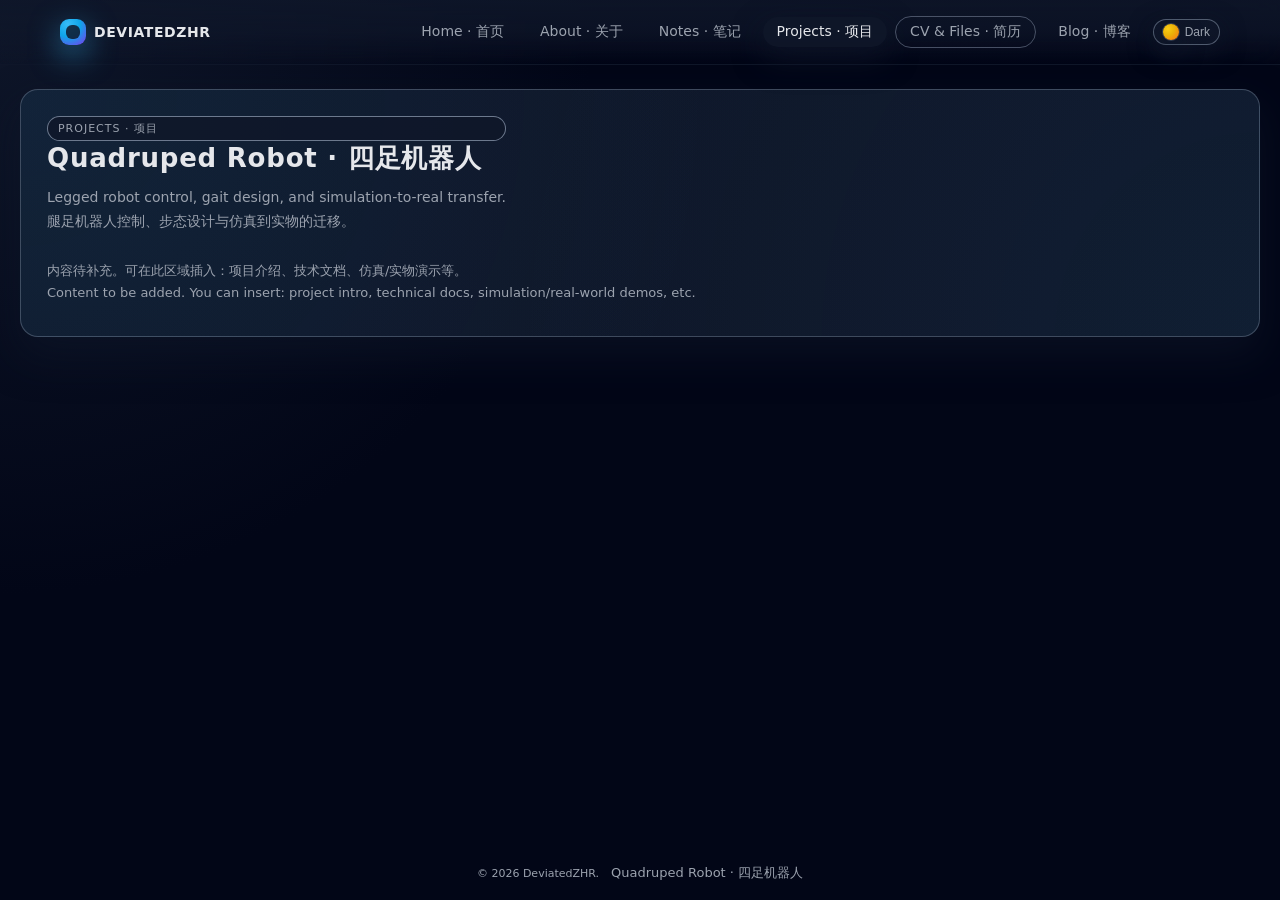
<file: projects/quadruped.html>
<!DOCTYPE html>
<html>
<head>
  <meta charset="UTF-8">
  <title>Quadruped Robot · 四足机器人 · DeviatedZHR</title>
  <meta name="viewport" content="width=device-width, initial-scale=1.0">
  <link rel="stylesheet" href="../css/style.css">
</head>

<body data-theme="dark">
  <div class="page-shell">
    <header class="nav">
      <div class="nav-inner">
        <a href="../index.html" class="nav-brand">
          <span class="nav-brand-mark"><span></span></span>
          <span>DeviatedZHR</span>
        </a>
        <div class="nav-links">
          <a href="../index.html" class="nav-link"><span>Home · 首页</span></a>
          <a href="../about.html" class="nav-link"><span>About · 关于</span></a>
          <a href="../notes.html" class="nav-link"><span>Notes · 笔记</span></a>
          <a href="../projects.html" class="nav-link nav-link-active"><span>Projects · 项目</span></a>
          <a href="../cv.html" class="nav-link nav-link-pill"><span>CV &amp; Files · 简历</span></a>
          <a href="../blog.html" class="nav-link"><span>Blog · 博客</span></a>
          <button type="button" class="theme-toggle" id="theme-toggle">
            <span class="theme-toggle-knob"></span>
            <span class="theme-toggle-label">Dark</span>
          </button>
        </div>
      </div>
    </header>

    <main class="page-main">
      <div class="page-inner page-inner-wide">
        <section class="panel">
          <div class="panel-header">
            <div>
              <div class="panel-chip">Projects · 项目</div>
              <h1 class="panel-title">Quadruped Robot · 四足机器人</h1>
              <p class="panel-subtitle">
                Legged robot control, gait design, and simulation-to-real transfer.<br>
                腿足机器人控制、步态设计与仿真到实物的迁移。
              </p>
            </div>
          </div>

          <!-- 内容接口：后续可在此区域添加四足机器人相关内容 -->
          <div id="quadruped-content-slot" class="quadruped-content-slot">
            <p class="muted">
              内容待补充。可在此区域插入：项目介绍、技术文档、仿真/实物演示等。<br>
              Content to be added. You can insert: project intro, technical docs, simulation/real-world demos, etc.
            </p>
            <!-- 预留接口示例：可替换为实际内容块 -->
            <!-- <div class="page-section-title">项目概述 · Overview</div> -->
            <!-- <div class="page-section-title">技术文档 · Docs</div> -->
            <!-- <div class="page-section-title">演示 · Demos</div> -->
          </div>
        </section>
      </div>
    </main>

    <footer class="page-footer">
      <span>© <span id="year-span"></span> DeviatedZHR.</span>
      <span class="muted">Quadruped Robot · 四足机器人</span>
    </footer>
  </div>

  <button class="scroll-top" id="scroll-top" aria-label="Scroll to top">↑</button>

  <script>
    (function () {
      const root = document.body;
      const storedTheme = window.localStorage.getItem("dzhr-theme");
      if (storedTheme === "light" || storedTheme === "dark") {
        root.setAttribute("data-theme", storedTheme);
      }

      const toggle = document.getElementById("theme-toggle");
      const label = toggle ? toggle.querySelector(".theme-toggle-label") : null;

      function currentTheme() {
        return root.getAttribute("data-theme") === "light" ? "light" : "dark";
      }

      function applyTheme(theme) {
        root.setAttribute("data-theme", theme);
        if (label) {
          label.textContent = theme === "light" ? "Light" : "Dark";
        }
        window.localStorage.setItem("dzhr-theme", theme);
      }

      if (toggle) {
        toggle.addEventListener("click", function () {
          const next = currentTheme() === "light" ? "dark" : "light";
          applyTheme(next);
        });
        applyTheme(currentTheme());
      }

      const scrollTop = document.getElementById("scroll-top");
      if (scrollTop) {
        window.addEventListener("scroll", function () {
          if (window.scrollY > 160) {
            scrollTop.classList.add("scroll-top-visible");
          } else {
            scrollTop.classList.remove("scroll-top-visible");
          }
        });
        scrollTop.addEventListener("click", function () {
          window.scrollTo({ top: 0, behavior: "smooth" });
        });
      }

      const yearSpan = document.getElementById("year-span");
      if (yearSpan) {
        yearSpan.textContent = new Date().getFullYear();
      }
    })();
  </script>
</body>
</html>
</file>
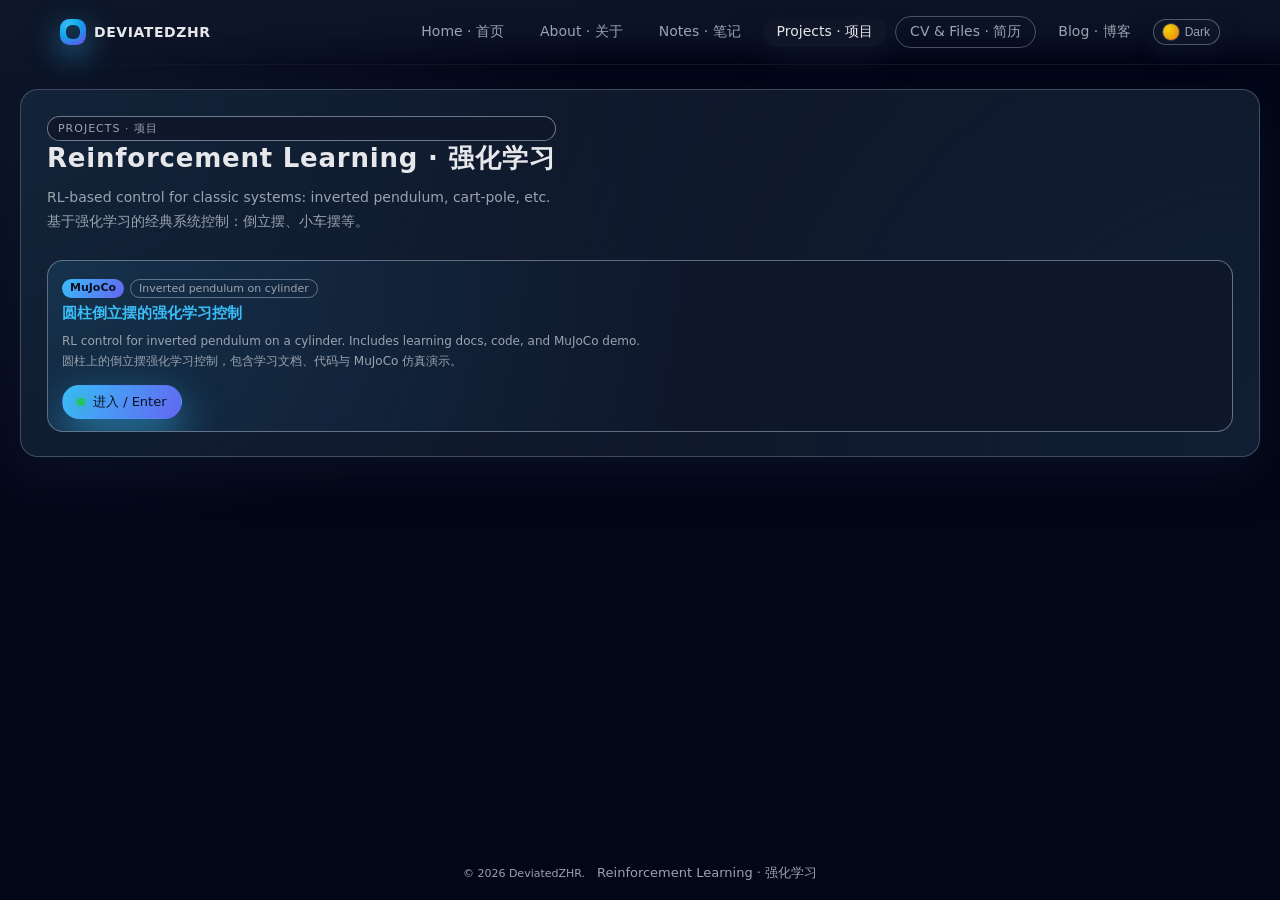
<file: projects/reinforcement_learning.html>
<!DOCTYPE html>
<html>
<head>
  <meta charset="UTF-8">
  <title>Reinforcement Learning · 强化学习 · DeviatedZHR</title>
  <meta name="viewport" content="width=device-width, initial-scale=1.0">
  <link rel="stylesheet" href="../css/style.css">
</head>

<body data-theme="dark">
  <div class="page-shell">
    <header class="nav">
      <div class="nav-inner">
        <a href="../index.html" class="nav-brand">
          <span class="nav-brand-mark"><span></span></span>
          <span>DeviatedZHR</span>
        </a>
        <div class="nav-links">
          <a href="../index.html" class="nav-link"><span>Home · 首页</span></a>
          <a href="../about.html" class="nav-link"><span>About · 关于</span></a>
          <a href="../notes.html" class="nav-link"><span>Notes · 笔记</span></a>
          <a href="../projects.html" class="nav-link nav-link-active"><span>Projects · 项目</span></a>
          <a href="../cv.html" class="nav-link nav-link-pill"><span>CV &amp; Files · 简历</span></a>
          <a href="../blog.html" class="nav-link"><span>Blog · 博客</span></a>
          <button type="button" class="theme-toggle" id="theme-toggle">
            <span class="theme-toggle-knob"></span>
            <span class="theme-toggle-label">Dark</span>
          </button>
        </div>
      </div>
    </header>

    <main class="page-main">
      <div class="page-inner page-inner-wide">
        <section class="panel">
          <div class="panel-header">
            <div>
              <div class="panel-chip">Projects · 项目</div>
              <h1 class="panel-title">Reinforcement Learning · 强化学习</h1>
              <p class="panel-subtitle">
                RL-based control for classic systems: inverted pendulum, cart-pole, etc.<br>
                基于强化学习的经典系统控制：倒立摆、小车摆等。
              </p>
            </div>
          </div>

          <div class="card-list">
            <article class="card">
              <div class="card-content">
                <div class="card-badge-row">
                  <span class="chip chip-strong">MuJoCo</span>
                  <span class="chip">Inverted pendulum on cylinder</span>
                </div>
                <h2 class="card-title">
                  <a href="rl_pendulum_cylinder.html">圆柱倒立摆的强化学习控制</a>
                </h2>
                <p class="card-meta">
                  RL control for inverted pendulum on a cylinder. Includes learning docs, code, and MuJoCo demo.<br>
                  圆柱上的倒立摆强化学习控制，包含学习文档、代码与 MuJoCo 仿真演示。
                </p>
                <div class="btn-row">
                  <a class="btn btn-primary" href="rl_pendulum_cylinder.html">
                    <span class="btn-icon-dot"></span>
                    <span>进入 / Enter</span>
                  </a>
                </div>
              </div>
            </article>

            <!-- 预留接口：可在此添加更多强化学习子模块 -->
            <!-- <article class="card">...</article> -->
          </div>
        </section>
      </div>
    </main>

    <footer class="page-footer">
      <span>© <span id="year-span"></span> DeviatedZHR.</span>
      <span class="muted">Reinforcement Learning · 强化学习</span>
    </footer>
  </div>

  <button class="scroll-top" id="scroll-top" aria-label="Scroll to top">↑</button>

  <script>
    (function () {
      const root = document.body;
      const storedTheme = window.localStorage.getItem("dzhr-theme");
      if (storedTheme === "light" || storedTheme === "dark") {
        root.setAttribute("data-theme", storedTheme);
      }

      const toggle = document.getElementById("theme-toggle");
      const label = toggle ? toggle.querySelector(".theme-toggle-label") : null;

      function currentTheme() {
        return root.getAttribute("data-theme") === "light" ? "light" : "dark";
      }

      function applyTheme(theme) {
        root.setAttribute("data-theme", theme);
        if (label) {
          label.textContent = theme === "light" ? "Light" : "Dark";
        }
        window.localStorage.setItem("dzhr-theme", theme);
      }

      if (toggle) {
        toggle.addEventListener("click", function () {
          const next = currentTheme() === "light" ? "dark" : "light";
          applyTheme(next);
        });
        applyTheme(currentTheme());
      }

      const scrollTop = document.getElementById("scroll-top");
      if (scrollTop) {
        window.addEventListener("scroll", function () {
          if (window.scrollY > 160) {
            scrollTop.classList.add("scroll-top-visible");
          } else {
            scrollTop.classList.remove("scroll-top-visible");
          }
        });
        scrollTop.addEventListener("click", function () {
          window.scrollTo({ top: 0, behavior: "smooth" });
        });
      }

      const yearSpan = document.getElementById("year-span");
      if (yearSpan) {
        yearSpan.textContent = new Date().getFullYear();
      }
    })();
  </script>
</body>
</html>
</file>
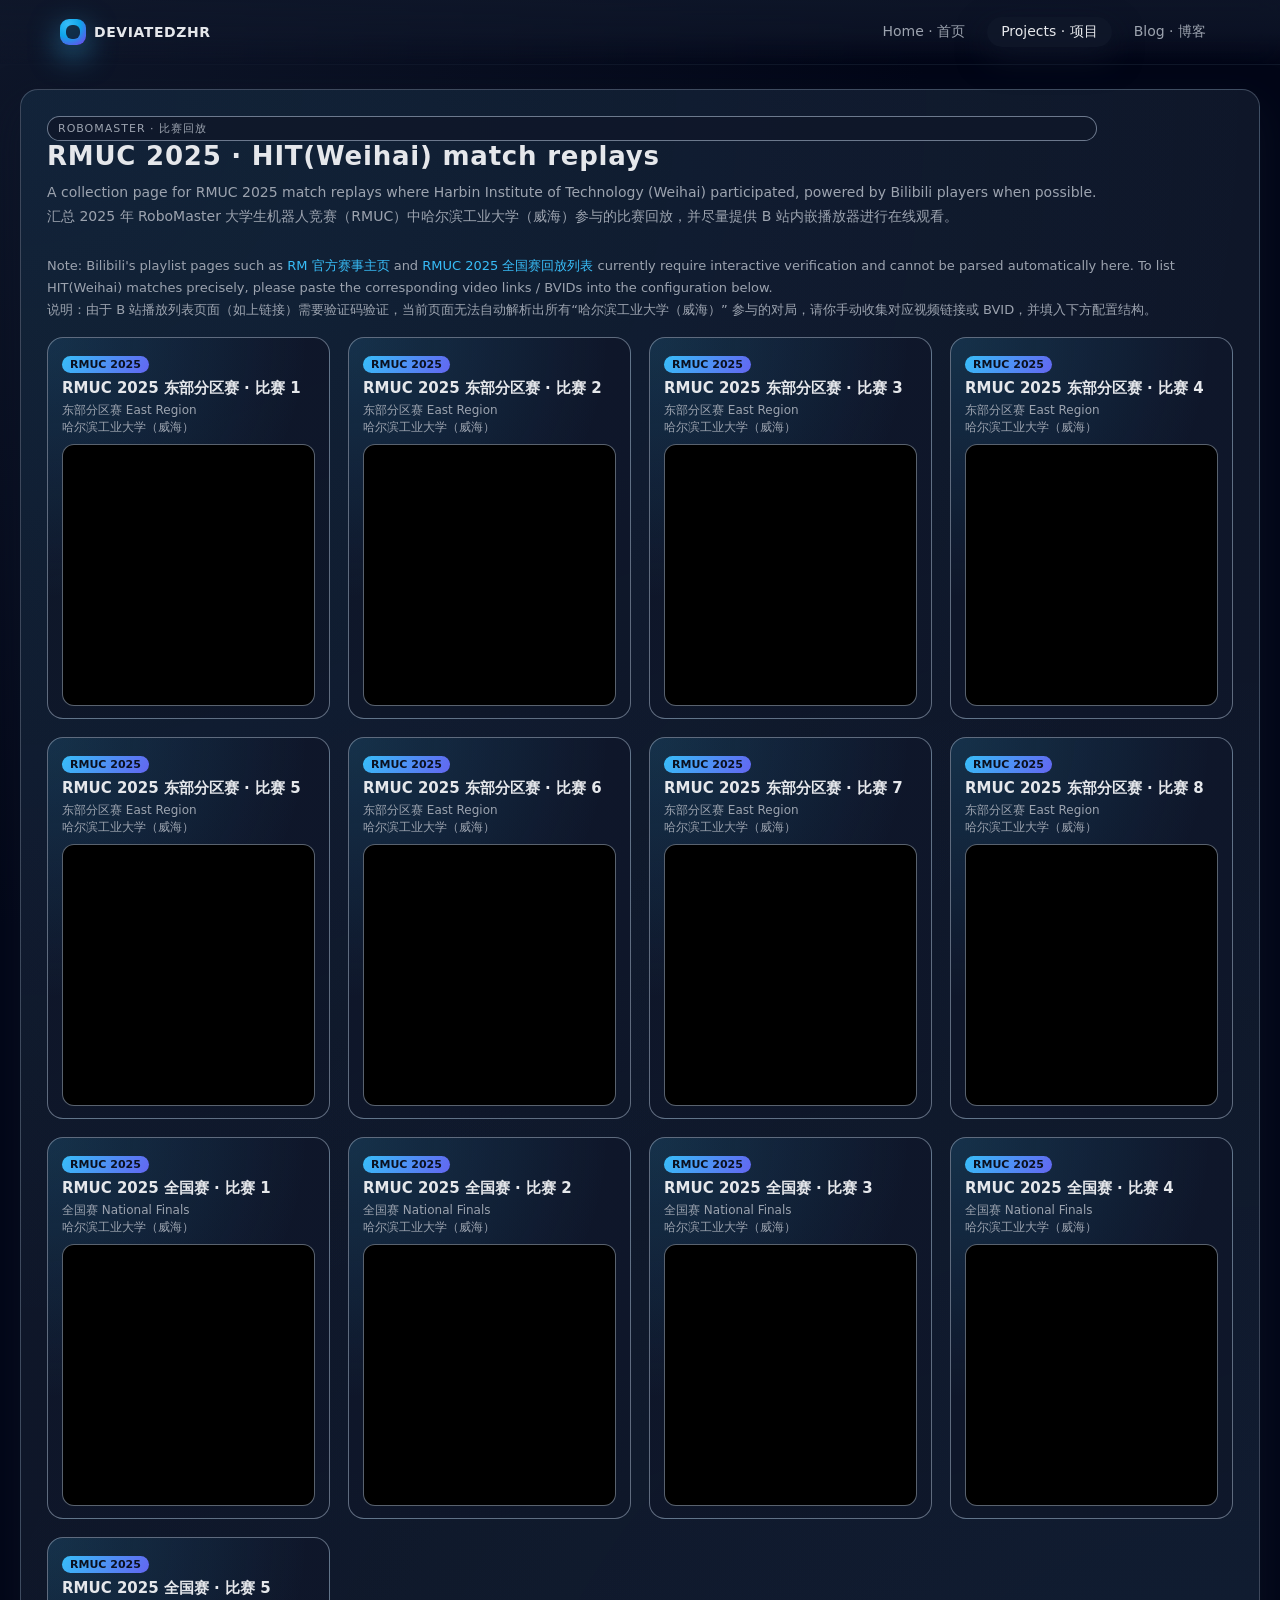
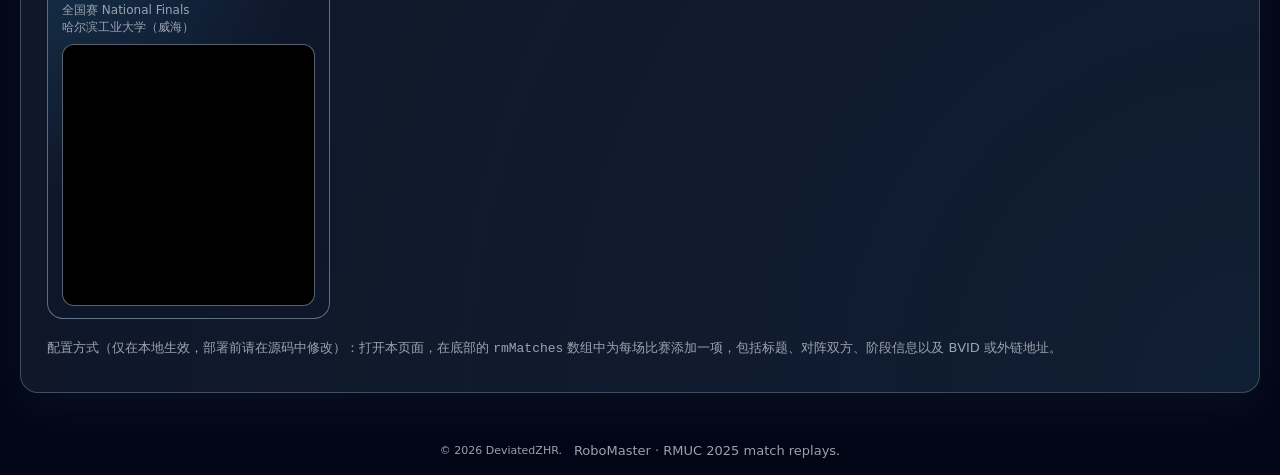
<file: projects/robomaster_matches.html>
<!DOCTYPE html>
<html>
<head>
  <meta charset="UTF-8">
  <title>RoboMaster RMUC 2025 Matches · DeviatedZHR</title>
  <meta name="viewport" content="width=device-width, initial-scale=1.0">
  <link rel="stylesheet" href="../css/style.css">
</head>

<body data-theme="dark">
  <div class="page-shell">
    <header class="nav">
      <div class="nav-inner">
        <a href="../index.html" class="nav-brand">
          <span class="nav-brand-mark"><span></span></span>
          <span>DeviatedZHR</span>
        </a>
        <div class="nav-links">
          <a href="../index.html" class="nav-link"><span>Home · 首页</span></a>
          <a href="../projects.html" class="nav-link nav-link-active"><span>Projects · 项目</span></a>
          <a href="../blog.html" class="nav-link"><span>Blog · 博客</span></a>
        </div>
      </div>
    </header>

    <main class="page-main">
      <div class="page-inner page-inner-wide">
        <section class="panel">
          <div class="panel-header">
            <div>
              <div class="panel-chip">RoboMaster · 比赛回放</div>
              <h1 class="panel-title">RMUC 2025 · HIT(Weihai) match replays</h1>
              <p class="panel-subtitle">
                A collection page for RMUC 2025 match replays where Harbin Institute of Technology
                (Weihai) participated, powered by Bilibili players when possible.<br>
                汇总 2025 年 RoboMaster 大学生机器人竞赛（RMUC）中哈尔滨工业大学（威海）参与的比赛回放，并尽量提供
                B 站内嵌播放器进行在线观看。
              </p>
            </div>
          </div>

          <p class="muted">
            Note: Bilibili's playlist pages such as
            <a href="https://space.bilibili.com/20554233/lists" target="_blank" rel="noreferrer">RM 官方赛事主页</a>
            and
            <a href="https://space.bilibili.com/20554233/lists/5950748?type=season" target="_blank" rel="noreferrer">RMUC 2025 全国赛回放列表</a>
            currently require interactive verification and cannot be parsed automatically here. To
            list HIT(Weihai) matches precisely, please paste the corresponding video links / BVIDs
            into the configuration below.<br>
            说明：由于 B 站播放列表页面（如上链接）需要验证码验证，当前页面无法自动解析出所有“哈尔滨工业大学（威海）”
            参与的对局，请你手动收集对应视频链接或 BVID，并填入下方配置结构。
          </p>

          <div id="rm-matches-container" class="card-list" style="margin-top:16px;"></div>

          <p class="muted" style="margin-top:18px;">
            配置方式（仅在本地生效，部署前请在源码中修改）：打开本页面，在底部的
            <code>rmMatches</code> 数组中为每场比赛添加一项，包括标题、对阵双方、阶段信息以及 BVID 或外链地址。
          </p>
        </section>
      </div>
    </main>

    <footer class="page-footer">
      <span>© <span id="year-span"></span> DeviatedZHR.</span>
      <span class="muted">RoboMaster · RMUC 2025 match replays.</span>
    </footer>
  </div>

  <button class="scroll-top" id="scroll-top" aria-label="Scroll to top">↑</button>

  <script>
    (function () {
      const root = document.body;
      const storedTheme = window.localStorage.getItem("dzhr-theme");
      if (storedTheme === "light" || storedTheme === "dark") {
        root.setAttribute("data-theme", storedTheme);
      }

      const scrollTop = document.getElementById("scroll-top");
      if (scrollTop) {
        window.addEventListener("scroll", function () {
          if (window.scrollY > 160) {
            scrollTop.classList.add("scroll-top-visible");
          } else {
            scrollTop.classList.remove("scroll-top-visible");
          }
        });
        scrollTop.addEventListener("click", function () {
          window.scrollTo({ top: 0, behavior: "smooth" });
        });
      }

      const yearSpan = document.getElementById("year-span");
      if (yearSpan) {
        yearSpan.textContent = new Date().getFullYear();
      }
    })();
  </script>

  <script>
    // 配置 RMUC 2025 比赛回放列表。
    // type:
    // - "bilibili": 提供 BVID，可内嵌B站播放器；
    // - "external": 只提供普通链接（例如分P中的单场比赛），点击后新开标签页。
    const rmMatches = [
      // RMUC 2025 东部分区赛 · East Region
      {
        id: "rmuc2025-east-1",
        title: "RMUC 2025 东部分区赛 · 比赛 1",
        stage: "东部分区赛 East Region",
        teams: "哈尔滨工业大学（威海）",
        type: "bilibili",
        bvid: "BV11F7VzrEac",
      },
      {
        id: "rmuc2025-east-2",
        title: "RMUC 2025 东部分区赛 · 比赛 2",
        stage: "东部分区赛 East Region",
        teams: "哈尔滨工业大学（威海）",
        type: "bilibili",
        bvid: "BV1Rd7nzjEz6",
      },
      {
        id: "rmuc2025-east-3",
        title: "RMUC 2025 东部分区赛 · 比赛 3",
        stage: "东部分区赛 East Region",
        teams: "哈尔滨工业大学（威海）",
        type: "bilibili",
        bvid: "BV1dC7AzaEHq",
      },
      {
        id: "rmuc2025-east-4",
        title: "RMUC 2025 东部分区赛 · 比赛 4",
        stage: "东部分区赛 East Region",
        teams: "哈尔滨工业大学（威海）",
        type: "bilibili",
        bvid: "BV1C97KzHEzD",
      },
      {
        id: "rmuc2025-east-5",
        title: "RMUC 2025 东部分区赛 · 比赛 5",
        stage: "东部分区赛 East Region",
        teams: "哈尔滨工业大学（威海）",
        type: "bilibili",
        bvid: "BV17U7rzkEPQ",
      },
      {
        id: "rmuc2025-east-6",
        title: "RMUC 2025 东部分区赛 · 比赛 6",
        stage: "东部分区赛 East Region",
        teams: "哈尔滨工业大学（威海）",
        type: "bilibili",
        bvid: "BV1bW7rzfEpV",
      },
      {
        id: "rmuc2025-east-7",
        title: "RMUC 2025 东部分区赛 · 比赛 7",
        stage: "东部分区赛 East Region",
        teams: "哈尔滨工业大学（威海）",
        type: "bilibili",
        bvid: "BV1vU7UzdEww",
      },
      {
        id: "rmuc2025-east-8",
        title: "RMUC 2025 东部分区赛 · 比赛 8",
        stage: "东部分区赛 East Region",
        teams: "哈尔滨工业大学（威海）",
        type: "bilibili",
        bvid: "BV1fk7DzqEZv",
      },

      // RMUC 2025 全国赛 · National Finals
      {
        id: "rmuc2025-finals-1",
        title: "RMUC 2025 全国赛 · 比赛 1",
        stage: "全国赛 National Finals",
        teams: "哈尔滨工业大学（威海）",
        type: "bilibili",
        bvid: "BV1rD8ZzbEfV",
      },
      {
        id: "rmuc2025-finals-2",
        title: "RMUC 2025 全国赛 · 比赛 2",
        stage: "全国赛 National Finals",
        teams: "哈尔滨工业大学（威海）",
        type: "bilibili",
        bvid: "BV1i98kz3EVV",
      },
      {
        id: "rmuc2025-finals-3",
        title: "RMUC 2025 全国赛 · 比赛 3",
        stage: "全国赛 National Finals",
        teams: "哈尔滨工业大学（威海）",
        type: "bilibili",
        bvid: "BV1gUh7zaEGU",
      },
      {
        id: "rmuc2025-finals-4",
        title: "RMUC 2025 全国赛 · 比赛 4",
        stage: "全国赛 National Finals",
        teams: "哈尔滨工业大学（威海）",
        type: "bilibili",
        bvid: "BV1sYhxzyESp",
      },
      {
        id: "rmuc2025-finals-5",
        title: "RMUC 2025 全国赛 · 比赛 5",
        stage: "全国赛 National Finals",
        teams: "哈尔滨工业大学（威海）",
        type: "bilibili",
        bvid: "BV1M4hxzSEmm",
      },
    ];

    (function () {
      const container = document.getElementById("rm-matches-container");

      if (!rmMatches.length) {
        container.innerHTML = '<div class="muted">No matches configured yet. / 还没有配置任何具体比赛回放。</div>';
        return;
      }

      container.innerHTML = rmMatches.map(match => {
        const meta = `
          <div class="card-meta">
            <div>${match.stage || ""}</div>
            <div>${match.teams || ""}</div>
          </div>
        `;

        let body = "";
        if (match.type === "bilibili" && match.bvid) {
          const src = "https://player.bilibili.com/player.html?bvid=" + encodeURIComponent(match.bvid) + "&autoplay=0";
          body = `
            ${meta}
            <div style="margin-top:8px;border-radius:12px;overflow:hidden;border:1px solid rgba(148,163,184,0.6);background:#000;">
              <iframe
                src="${src}"
                scrolling="no"
                border="0"
                frameborder="no"
                allowfullscreen="true"
                style="width:100%;height:260px;display:block;"
              ></iframe>
            </div>
          `;
        } else if (match.type === "external" && match.url) {
          body = `
            ${meta}
            <div class="btn-row" style="margin-top:8px;">
              <a class="btn btn-outline" href="${match.url}" target="_blank" rel="noreferrer">
                <span class="btn-icon-arrow">↗</span>
                <span>Open on Bilibili / 在 B 站打开</span>
              </a>
            </div>
          `;
        } else {
          body = meta;
        }

        return `
          <article class="card">
            <div class="card-content">
              <div class="card-badge-row">
                <span class="chip chip-strong">RMUC 2025</span>
              </div>
              <h2 class="card-title">${match.title}</h2>
              ${body}
            </div>
          </article>
        `;
      }).join("");
    })();
  </script>

</body>
</html>
</file>
<file: css/style.css>
/* Base theme using CSS variables for easy theming */
:root {
    --bg-color: #0f172a;
    --bg-elevated: #020617;
    --bg-soft: #111827;
    --accent: #38bdf8;
    --accent-soft: rgba(56, 189, 248, 0.12);
    --accent-strong: #0ea5e9;
    --text-color: #e5e7eb;
    --text-muted: #9ca3af;
    --border-subtle: rgba(148, 163, 184, 0.35);
    --shadow-soft: 0 18px 40px rgba(15, 23, 42, 0.55);
    --radius-lg: 18px;
    --radius-full: 999px;
    --nav-height: 64px;
    --transition-fast: 0.18s ease-out;
    --transition-med: 0.25s ease-out;
}

/* Light theme override */
[data-theme="light"] {
    --bg-color: #f9fafb;
    --bg-elevated: #ffffff;
    --bg-soft: #f3f4f6;
    --accent: #2563eb;
    --accent-soft: rgba(37, 99, 235, 0.08);
    --accent-strong: #1d4ed8;
    --text-color: #111827;
    --text-muted: #6b7280;
    --border-subtle: rgba(209, 213, 219, 0.9);
    --shadow-soft: 0 16px 40px rgba(15, 23, 42, 0.18);
}

*,
*::before,
*::after {
    box-sizing: border-box;
}

body {
    font-family: system-ui, -apple-system, BlinkMacSystemFont, "SF Pro Text",
        "Segoe UI", Roboto, "Helvetica Neue", Arial, sans-serif;
    margin: 0;
    min-height: 100vh;
    background: radial-gradient(circle at top left, #0f172a 0, #020617 38%, #020617 100%);
    color: var(--text-color);
    -webkit-font-smoothing: antialiased;
    text-rendering: optimizeLegibility;
}

/* Global layout wrapper so docsify + static pages share the same chrome */
.page-shell {
    min-height: 100vh;
    display: flex;
    flex-direction: column;
}

/* Top navigation */
.nav {
    position: sticky;
    top: 0;
    z-index: 40;
    backdrop-filter: blur(16px);
    background: linear-gradient(
            to bottom,
            rgba(15, 23, 42, 0.85),
            rgba(15, 23, 42, 0.7),
            transparent
    );
    border-bottom: 1px solid rgba(15, 23, 42, 0.8);
}

.nav-inner {
    height: var(--nav-height);
    max-width: 1200px;
    margin: 0 auto;
    padding: 0 20px;
    display: flex;
    align-items: center;
    justify-content: space-between;
}

.nav-brand {
    display: inline-flex;
    align-items: center;
    gap: 8px;
    font-weight: 600;
    letter-spacing: 0.04em;
    text-transform: uppercase;
    color: var(--text-color);
    font-size: 14px;
}

.nav-brand-mark {
    width: 26px;
    height: 26px;
    border-radius: 9px;
    background: radial-gradient(circle at 30% 20%, #38bdf8, #0ea5e9 45%, #7c3aed 100%);
    display: inline-flex;
    align-items: center;
    justify-content: center;
    box-shadow: 0 10px 30px rgba(56, 189, 248, 0.55);
}

.nav-brand-mark span {
    width: 14px;
    height: 14px;
    border-radius: 6px;
    background: rgba(15, 23, 42, 0.85);
}

.nav-links {
    display: flex;
    align-items: center;
    gap: 8px;
}

.nav-link {
    position: relative;
    border-radius: var(--radius-full);
    padding: 6px 14px;
    font-size: 14px;
    color: var(--text-muted);
    text-decoration: none;
    display: inline-flex;
    align-items: center;
    gap: 6px;
    transition: color var(--transition-fast), background var(--transition-fast),
    transform var(--transition-fast);
}

.nav-link::before {
    content: "";
    position: absolute;
    inset: 0;
    border-radius: inherit;
    background: radial-gradient(circle at top, var(--accent-soft), transparent 60%);
    opacity: 0;
    transition: opacity var(--transition-fast);
}

.nav-link span {
    position: relative;
}

.nav-link:hover {
    color: var(--text-color);
    background: rgba(15, 23, 42, 0.65);
    transform: translateY(-0.5px);
}

.nav-link:hover::before {
    opacity: 1;
}

.nav-link-active {
    color: var(--text-color);
    background: rgba(15, 23, 42, 0.88);
    box-shadow: 0 12px 30px rgba(15, 23, 42, 0.7);
}

.nav-link-pill {
    border: 1px solid rgba(148, 163, 184, 0.45);
}

/* Theme switcher */
.theme-toggle {
    border-radius: 999px;
    border: 1px solid rgba(148, 163, 184, 0.5);
    padding: 4px 9px;
    display: inline-flex;
    align-items: center;
    gap: 6px;
    font-size: 12px;
    color: var(--text-muted);
    cursor: pointer;
    background: linear-gradient(120deg, rgba(15, 23, 42, 0.98), rgba(15, 23, 42, 0.75));
    box-shadow: 0 8px 25px rgba(15, 23, 42, 0.7);
    transition: border-color var(--transition-fast), transform var(--transition-fast),
    box-shadow var(--transition-fast), background var(--transition-fast);
}

.theme-toggle-knob {
    width: 16px;
    height: 16px;
    border-radius: 999px;
    background: radial-gradient(circle at 30% 30%, #facc15, #eab308 40%, #f97316 100%);
    box-shadow: 0 0 0 1px rgba(249, 250, 251, 0.18),
    0 12px 25px rgba(15, 23, 42, 0.85);
}

[data-theme="light"] .theme-toggle-knob {
    background: radial-gradient(circle at 30% 30%, #fb923c, #f97316 45%, #ea580c 100%);
}

.theme-toggle:hover {
    border-color: var(--accent);
    transform: translateY(-1px);
    box-shadow: 0 12px 30px rgba(15, 23, 42, 0.9);
}

.theme-toggle-label {
    white-space: nowrap;
}

/* Main content container for static pages */
.page-main {
    flex: 1;
    padding: 24px 20px 40px;
}

.page-inner {
    max-width: 1200px;
    margin: 0 auto;
    display: grid;
    grid-template-columns: minmax(0, 3fr);
    gap: 28px;
}

.page-inner-wide {
    max-width: 1280px;
}

.panel {
    background: radial-gradient(circle at top left, rgba(56, 189, 248, 0.08), transparent 55%),
    radial-gradient(circle at bottom right, rgba(56, 189, 248, 0.05), transparent 60%),
    linear-gradient(145deg, rgba(15, 23, 42, 0.98), rgba(15, 23, 42, 0.96));
    border-radius: var(--radius-lg);
    border: 1px solid var(--border-subtle);
    box-shadow: var(--shadow-soft);
    padding: 26px 26px 24px;
    position: relative;
    overflow: hidden;
}

[data-theme="light"] .panel {
    background: radial-gradient(circle at top left, rgba(37, 99, 235, 0.08), transparent 55%),
    linear-gradient(160deg, #ffffff, #f9fafb);
}

.panel-header {
    display: flex;
    align-items: center;
    justify-content: space-between;
    gap: 18px;
    margin-bottom: 18px;
}

.panel-title {
    font-size: 26px;
    font-weight: 650;
    letter-spacing: 0.03em;
}

.panel-subtitle {
    font-size: 14px;
    color: var(--text-muted);
}

/* Home split layout: left avatar+intro, right modules */
.home-split {
    display: grid;
    grid-template-columns: minmax(0, 0.9fr) minmax(0, 1.8fr);
    gap: 36px;
    align-items: start;
}

.home-left {
    display: flex;
    justify-content: center;
}

.home-avatar-wrap {
    display: flex;
    flex-direction: column;
    align-items: center;
    text-align: center;
    max-width: 280px;
}

.home-avatar-wrap .avatar-circle,
.home-avatar {
    width: 200px;
    height: 200px;
    flex-shrink: 0;
}

.home-name {
    font-size: 18px;
    font-weight: 600;
    margin: 14px 0 8px;
    letter-spacing: 0.02em;
}

.home-chip {
    margin-bottom: 12px;
}

.home-intro {
    font-size: 13px;
    line-height: 1.65;
    margin: 0;
}

.home-right {
    min-width: 0;
}

.home-cards {
    display: flex;
    flex-direction: column;
    gap: 14px;
}

.home-cards .card {
    margin: 0;
}

@media (max-width: 900px) {
    .home-split {
        grid-template-columns: minmax(0, 1fr);
    }

    .home-avatar-wrap {
        max-width: none;
    }
}

/* Avatar next to main title */
.panel-header-main {
    display: flex;
    align-items: center;
    gap: 20px;
}

.avatar-circle {
    width: 88px;
    height: 88px;
    border-radius: 999px;
    background: radial-gradient(circle at 30% 20%, #38bdf8, #0ea5e9 45%, #6366f1 100%);
    border: 2px solid rgba(15, 23, 42, 0.9);
    box-shadow: 0 16px 40px rgba(15, 23, 42, 0.95);
    display: inline-flex;
    align-items: center;
    justify-content: center;
    overflow: hidden;
}

.avatar-circle img {
    width: 100%;
    height: 100%;
    object-fit: cover;
}

.panel-chip {
    border-radius: 999px;
    background: rgba(15, 23, 42, 0.88);
    border: 1px solid rgba(148, 163, 184, 0.7);
    padding: 4px 10px;
    font-size: 11px;
    text-transform: uppercase;
    letter-spacing: 0.09em;
    color: var(--text-muted);
}

[data-theme="light"] .panel-chip {
    background: rgba(255, 255, 255, 0.9);
}

.page-lead {
    font-size: 15px;
    line-height: 1.7;
    color: var(--text-muted);
    max-width: 54rem;
}

.page-section-title {
    font-size: 18px;
    font-weight: 600;
    margin: 18px 0 8px;
}

.page-section-subtitle {
    font-size: 13px;
    color: var(--text-muted);
    margin-bottom: 10px;
}

.pill-row {
    display: flex;
    flex-wrap: wrap;
    gap: 8px;
    margin-top: 10px;
}

.pill {
    border-radius: 999px;
    padding: 6px 12px;
    border: 1px solid rgba(148, 163, 184, 0.65);
    font-size: 12px;
    color: var(--text-muted);
    display: inline-flex;
    align-items: center;
    gap: 6px;
}

.pill-dot {
    width: 6px;
    height: 6px;
    border-radius: 999px;
    background: var(--accent);
}

.pill-badge {
    border-radius: 999px;
    padding: 2px 8px;
    background: var(--accent-soft);
    color: var(--accent-strong);
    font-size: 11px;
}

/* Lists & typography */
h1,
h2,
h3 {
    margin: 0 0 10px;
}

h1 {
    font-size: 26px;
}

h2 {
    font-size: 20px;
}

p {
    margin: 8px 0;
    line-height: 1.7;
}

ul {
    margin: 10px 0 0;
    padding-left: 20px;
}

li {
    margin: 4px 0;
}

a {
    color: var(--accent);
    text-decoration: none;
    transition: color var(--transition-fast), opacity var(--transition-fast);
}

a:hover {
    color: var(--accent-strong);
}

.muted {
    color: var(--text-muted);
    font-size: 13px;
}

/* Grid for two-column layouts when needed */
.grid-2 {
    display: grid;
    grid-template-columns: minmax(0, 1.35fr) minmax(0, 1fr);
    gap: 20px;
}

/* Project / card layouts */
.card-list {
    display: grid;
    grid-template-columns: repeat(auto-fit, minmax(260px, 1fr));
    gap: 18px;
    margin-top: 10px;
}

.card {
    border-radius: 16px;
    border: 1px solid rgba(148, 163, 184, 0.6);
    background: radial-gradient(circle at top left, rgba(56, 189, 248, 0.16), transparent 55%),
    linear-gradient(160deg, rgba(15, 23, 42, 0.98), rgba(15, 23, 42, 0.96));
    padding: 14px 14px 12px;
    position: relative;
    overflow: hidden;
    transition: transform var(--transition-med), box-shadow var(--transition-med),
    border-color var(--transition-med), background var(--transition-med);
}

[data-theme="light"] .card {
    background: radial-gradient(circle at top left, rgba(37, 99, 235, 0.12), transparent 55%),
    linear-gradient(150deg, #ffffff, #f9fafb);
}

.card::before {
    content: "";
    position: absolute;
    inset: -40%;
    background: radial-gradient(circle at top left, rgba(56, 189, 248, 0.26), transparent 60%);
    opacity: 0;
    transition: opacity var(--transition-med);
}

.card-content {
    position: relative;
}

.card:hover {
    transform: translateY(-4px);
    box-shadow: 0 20px 45px rgba(15, 23, 42, 0.95);
    border-color: rgba(56, 189, 248, 0.9);
}

.card:hover::before {
    opacity: 1;
}

.card-title {
    font-size: 15px;
    font-weight: 600;
    margin-bottom: 4px;
}

.card-badge-row {
    display: flex;
    flex-wrap: wrap;
    gap: 6px;
    margin: 4px 0 6px;
}

.card-meta {
    font-size: 12px;
    color: var(--text-muted);
}

.chip {
    border-radius: 999px;
    padding: 2px 8px;
    border: 1px solid rgba(148, 163, 184, 0.6);
    font-size: 11px;
    color: var(--text-muted);
}

.chip-strong {
    border: none;
    background: linear-gradient(120deg, #38bdf8, #6366f1);
    color: #0b1120;
    font-weight: 600;
}

/* Actions / buttons */
.btn-row {
    display: flex;
    flex-wrap: wrap;
    gap: 10px;
    margin-top: 14px;
}

.btn {
    display: inline-flex;
    align-items: center;
    gap: 8px;
    border-radius: 999px;
    padding: 7px 14px;
    font-size: 13px;
    border: 1px solid rgba(148, 163, 184, 0.7);
    color: var(--text-color);
    background: rgba(15, 23, 42, 0.9);
    cursor: pointer;
    text-decoration: none;
    transition: background var(--transition-med), border-color var(--transition-med),
    transform var(--transition-med), box-shadow var(--transition-med),
    color var(--transition-med);
}

.btn span {
    position: relative;
}

.btn-primary {
    border-color: transparent;
    background: linear-gradient(120deg, #38bdf8, #6366f1);
    color: #0b1120;
    box-shadow: 0 16px 40px rgba(56, 189, 248, 0.6);
}

.btn-outline {
    background: rgba(15, 23, 42, 0.85);
}

.btn:hover {
    transform: translateY(-2px);
    box-shadow: 0 18px 40px rgba(15, 23, 42, 0.95);
}

.btn-primary:hover {
    box-shadow: 0 22px 55px rgba(56, 189, 248, 0.8);
}

.btn-icon-dot {
    width: 8px;
    height: 8px;
    border-radius: 999px;
    background: #22c55e;
    box-shadow: 0 0 12px rgba(34, 197, 94, 0.9);
}

.btn-icon-arrow {
    font-size: 14px;
}

/* CV / file area */
.file-grid {
    display: grid;
    grid-template-columns: repeat(auto-fit, minmax(210px, 1fr));
    gap: 14px;
    margin-top: 10px;
}

.file-card {
    border-radius: 14px;
    padding: 12px 12px 10px;
    border: 1px dashed rgba(148, 163, 184, 0.7);
    background: linear-gradient(
            145deg,
            rgba(15, 23, 42, 0.96),
            rgba(15, 23, 42, 0.94)
    );
    display: flex;
    flex-direction: column;
    gap: 6px;
    font-size: 13px;
}

[data-theme="light"] .file-card {
    background: linear-gradient(150deg, #ffffff, #f9fafb);
}

.file-meta {
    font-size: 11px;
    color: var(--text-muted);
}

.file-actions {
    display: flex;
    flex-wrap: wrap;
    gap: 6px;
    margin-top: 4px;
}

.file-tag {
    border-radius: 999px;
    padding: 2px 6px;
    font-size: 11px;
    background: rgba(15, 23, 42, 0.9);
    border: 1px solid rgba(148, 163, 184, 0.7);
    color: var(--text-muted);
}

/* Subtle footer */
.page-footer {
    max-width: 1080px;
    margin: 0 auto;
    padding: 10px 20px 18px;
    display: flex;
    justify-content: space-between;
    align-items: center;
    gap: 12px;
    font-size: 11px;
    color: var(--text-muted);
}

.page-footer a {
    color: var(--text-muted);
}

.page-footer a:hover {
    color: var(--accent);
}

/* Docsify integration tweaks: only apply on docsify home page */
body.docsify-root {
    background: radial-gradient(circle at top left, #0f172a 0, #020617 40%, #020617 100%);
}

body.docsify-root #app {
    max-width: 1080px;
    margin: 0 auto;
    padding: 24px 16px 40px;
}

/* Simple scroll to top button (optional enhancement) */
.scroll-top {
    position: fixed;
    right: 18px;
    bottom: 18px;
    width: 34px;
    height: 34px;
    border-radius: 999px;
    border: 1px solid rgba(148, 163, 184, 0.7);
    background: rgba(15, 23, 42, 0.9);
    display: flex;
    align-items: center;
    justify-content: center;
    font-size: 16px;
    color: var(--text-muted);
    cursor: pointer;
    box-shadow: 0 12px 30px rgba(15, 23, 42, 0.85);
    opacity: 0;
    pointer-events: none;
    transform: translateY(8px);
    transition: opacity var(--transition-med), transform var(--transition-med),
    box-shadow var(--transition-med);
    z-index: 30;
}

.scroll-top-visible {
    opacity: 1;
    pointer-events: auto;
    transform: translateY(0);
}

.scroll-top:hover {
    color: var(--accent);
    box-shadow: 0 18px 40px rgba(15, 23, 42, 0.95);
}

/* CV viewer layout */
.cv-layout {
    display: grid;
    grid-template-columns: minmax(0, 1.1fr) minmax(0, 1.6fr);
    gap: 18px;
    margin-top: 8px;
}

.cv-meta {
    display: flex;
    flex-direction: column;
    gap: 12px;
}

.cv-viewer {
    border-radius: 16px;
    border: 1px solid rgba(148, 163, 184, 0.7);
    background: radial-gradient(circle at top left, rgba(56, 189, 248, 0.12), transparent 60%),
    linear-gradient(150deg, rgba(15, 23, 42, 0.98), rgba(15, 23, 42, 0.96));
    overflow: hidden;
    min-height: 420px;
    display: flex;
    flex-direction: column;
}

[data-theme="light"] .cv-viewer {
    background: radial-gradient(circle at top left, rgba(37, 99, 235, 0.12), transparent 60%),
    linear-gradient(150deg, #ffffff, #f9fafb);
}

.cv-iframe {
    border: none;
    width: 100%;
    flex: 1;
    min-height: 420px;
    background: #111827;
}

[data-theme="light"] .cv-iframe {
    background: #f3f4f6;
}

.cv-viewer-fallback {
    padding: 6px 10px 8px;
    border-top: 1px solid rgba(148, 163, 184, 0.5);
    font-size: 11px;
}

/* Notes two-pane layout */
.notes-layout {
    display: grid;
    grid-template-columns: minmax(0, 0.95fr) minmax(0, 2.2fr);
    gap: 18px;
    margin-top: 6px;
}

.notes-group-toggle {
    width: 100%;
    display: flex;
    align-items: center;
    gap: 6px;
    padding: 6px 8px;
    margin-bottom: 2px;
    border: none;
    border-radius: 8px;
    background: transparent;
    color: inherit;
    font-size: 13px;
    font-weight: 500;
    cursor: pointer;
    text-align: left;
    transition: background var(--transition-fast);
}

.notes-group-toggle:hover {
    background: rgba(15, 23, 42, 0.7);
}

[data-theme="light"] .notes-group-toggle:hover {
    background: #eff6ff;
}

.notes-group-chevron {
    font-size: 10px;
    opacity: 0.8;
    flex-shrink: 0;
}

.notes-group-children {
    padding-left: 10px;
}

.notes-list-group {
    margin-bottom: 8px;
}

.notes-list {
    border-radius: 14px;
    border: 1px solid rgba(148, 163, 184, 0.6);
    background: linear-gradient(150deg, rgba(15, 23, 42, 0.98), rgba(15, 23, 42, 0.96));
    display: flex;
    flex-direction: column;
    min-height: calc(100vh - 220px);
    max-height: none;
}

[data-theme="light"] .notes-list {
    background: linear-gradient(150deg, #ffffff, #f9fafb);
}

.notes-search {
    padding: 10px 12px 8px;
    border-bottom: 1px solid rgba(148, 163, 184, 0.6);
}

.notes-search-input {
    width: 100%;
    border-radius: 999px;
    border: 1px solid rgba(148, 163, 184, 0.7);
    padding: 7px 11px;
    font-size: 13px;
    background: rgba(15, 23, 42, 0.96);
    color: var(--text-color);
}

[data-theme="light"] .notes-search-input {
    background: #f9fafb;
}

.notes-list-items {
    flex: 1;
    overflow: auto;
    padding: 6px 6px 8px;
}

.notes-list-item {
    width: 100%;
    text-align: left;
    border-radius: 10px;
    padding: 6px 8px;
    margin-bottom: 4px;
    border: 1px solid transparent;
    background: transparent;
    color: inherit;
    cursor: pointer;
    font-size: 13px;
    display: flex;
    flex-direction: column;
    gap: 4px;
    transition: background var(--transition-fast), border-color var(--transition-fast),
    transform var(--transition-fast);
}

.notes-list-item:hover {
    background: rgba(15, 23, 42, 0.9);
    border-color: rgba(148, 163, 184, 0.7);
    transform: translateY(-1px);
}

[data-theme="light"] .notes-list-item:hover {
    background: #eff6ff;
}

.notes-list-item-active {
    background: rgba(15, 23, 42, 0.96);
    border-color: rgba(56, 189, 248, 0.9);
}

[data-theme="light"] .notes-list-item-active {
    background: #e0f2fe;
}

.notes-list-title-row {
    display: flex;
    align-items: center;
    justify-content: space-between;
    gap: 6px;
}

.notes-list-title {
    font-weight: 500;
}

.notes-list-tags {
    display: flex;
    flex-wrap: wrap;
    gap: 4px;
}

.notes-chip {
    border-radius: 999px;
    padding: 1px 6px;
    font-size: 11px;
}

.notes-badge {
    border-radius: 999px;
    padding: 2px 6px;
    font-size: 10px;
    text-transform: uppercase;
    letter-spacing: 0.06em;
    background: rgba(15, 23, 42, 0.92);
    border: 1px solid rgba(148, 163, 184, 0.8);
    color: var(--text-muted);
}

[data-theme="light"] .notes-badge {
    background: #f9fafb;
}

.notes-detail {
    border-radius: 16px;
    border: 1px solid rgba(148, 163, 184, 0.7);
    background: radial-gradient(circle at top left, rgba(56, 189, 248, 0.12), transparent 60%),
    linear-gradient(150deg, rgba(15, 23, 42, 0.98), rgba(15, 23, 42, 0.96));
    min-height: calc(100vh - 220px);
    max-height: none;
    overflow: auto;
}

[data-theme="light"] .notes-detail {
    background: radial-gradient(circle at top left, rgba(37, 99, 235, 0.12), transparent 60%),
    linear-gradient(150deg, #ffffff, #f9fafb);
}

.notes-detail-inner {
    padding: 14px 16px 16px;
}

.notes-detail-title {
    font-size: 20px;
    margin-bottom: 6px;
}

.notes-detail-meta {
    margin-bottom: 10px;
}

.notes-meta-tags {
    margin-left: 6px;
}

.notes-markdown {
    font-size: 14px;
}

.notes-markdown h1,
.notes-markdown h2,
.notes-markdown h3 {
    margin-top: 18px;
    margin-bottom: 10px;
}

.notes-markdown pre {
    background: #020617;
    border-radius: 10px;
    padding: 10px 12px;
    overflow: auto;
    font-size: 12px;
}

[data-theme="light"] .notes-markdown pre {
    background: #f3f4f6;
}

.notes-markdown code {
    font-family: Menlo, Monaco, Consolas, "SF Mono", "JetBrains Mono", monospace;
    font-size: 12px;
}

.notes-markdown table {
    border-collapse: collapse;
    width: 100%;
    margin: 12px 0;
    font-size: 13px;
}

.notes-markdown th,
.notes-markdown td {
    border: 1px solid var(--border-subtle);
    padding: 8px 12px;
    text-align: left;
}

.notes-markdown th {
    background: rgba(15, 23, 42, 0.6);
    font-weight: 600;
}

[data-theme="light"] .notes-markdown th {
    background: rgba(243, 244, 246, 0.9);
}

.notes-markdown img {
    max-width: 100%;
    height: auto;
    border-radius: 8px;
    margin: 8px 0;
}

.notes-markdown .katex {
    font-size: 1.1em;
}

.notes-markdown .katex-display {
    margin: 12px 0;
    overflow-x: auto;
    overflow-y: hidden;
}

.notes-markdown .katex-error {
    color: var(--text-muted) !important;
    background: transparent !important;
}

/* External link card (WeChat: no iframe, show card + button) */
.blog-external-card {
    margin-top: 14px;
    padding: 18px 20px;
    border-radius: 14px;
    border: 1px solid rgba(148, 163, 184, 0.5);
    background: linear-gradient(150deg, rgba(15, 23, 42, 0.6), rgba(15, 23, 42, 0.4));
}

[data-theme="light"] .blog-external-card {
    background: linear-gradient(150deg, rgba(249, 250, 251, 0.9), rgba(243, 244, 246, 0.8));
}

.blog-external-btn {
    display: inline-flex;
    margin-top: 12px;
}

/* Inline preview for external / WeChat links in blog */
.blog-external-preview {
    margin-top: 10px;
    border-radius: 12px;
    border: 1px solid rgba(148, 163, 184, 0.6);
    overflow: hidden;
    background: #0f172a;
    min-height: 420px;
}
.blog-external-iframe {
    width: 100%;
    min-height: 70vh;
    height: 720px;
    border: none;
    display: block;
}
[data-theme="light"] .blog-external-preview {
    background: #f3f4f6;
}

@media (max-width: 900px) {
    .cv-layout {
        grid-template-columns: minmax(0, 1fr);
    }

    .notes-layout {
        grid-template-columns: minmax(0, 1fr);
    }

    .notes-detail {
        max-height: none;
    }
}

/* Responsive adjustments */
@media (max-width: 768px) {
    .nav-inner {
        padding-inline: 14px;
    }

    .nav-links {
        gap: 4px;
    }

    .nav-link {
        padding-inline: 10px;
        font-size: 13px;
    }

    .page-main {
        padding: 22px 12px 32px;
    }

    .panel {
        padding: 18px 16px 18px;
    }

    .panel-title {
        font-size: 22px;
    }

    .grid-2 {
        grid-template-columns: minmax(0, 1fr);
    }

    .page-footer {
        flex-direction: column;
        align-items: flex-start;
        padding-inline: 14px;
    }
}

/* 项目页面文件列表 */
.file-list {
    list-style: none;
    padding: 0;
    margin: 12px 0 0;
}
.file-list li {
    padding: 6px 0;
    border-bottom: 1px solid rgba(148, 163, 184, 0.15);
}
.file-list li:last-child {
    border-bottom: none;
}
.file-list a {
    color: var(--link-color);
    text-decoration: none;
}
.file-list a:hover {
    text-decoration: underline;
}

.doc-nav-btn {
    font-size: 12px;
    padding: 6px 12px;
}
.doc-nav-btn.active {
    background: var(--link-color);
    color: var(--bg);
    border-color: var(--link-color);
}
</file>
